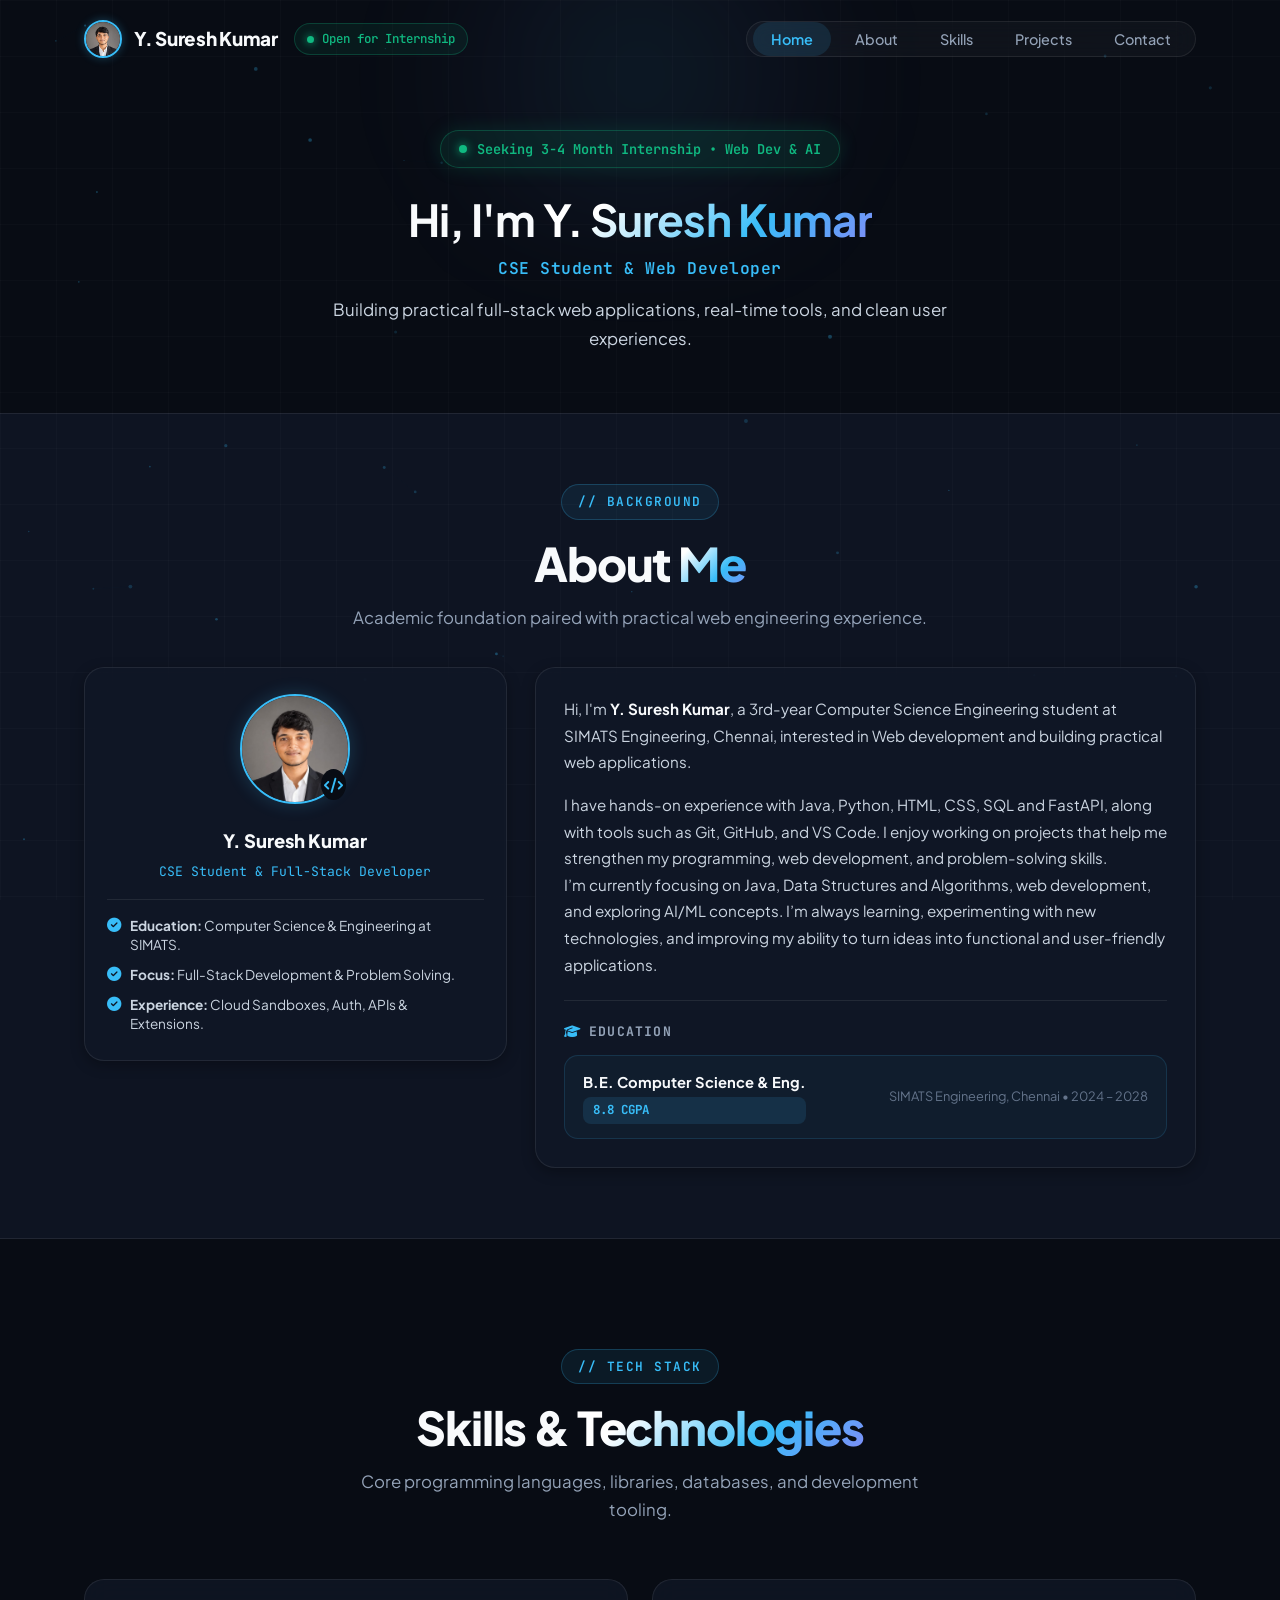
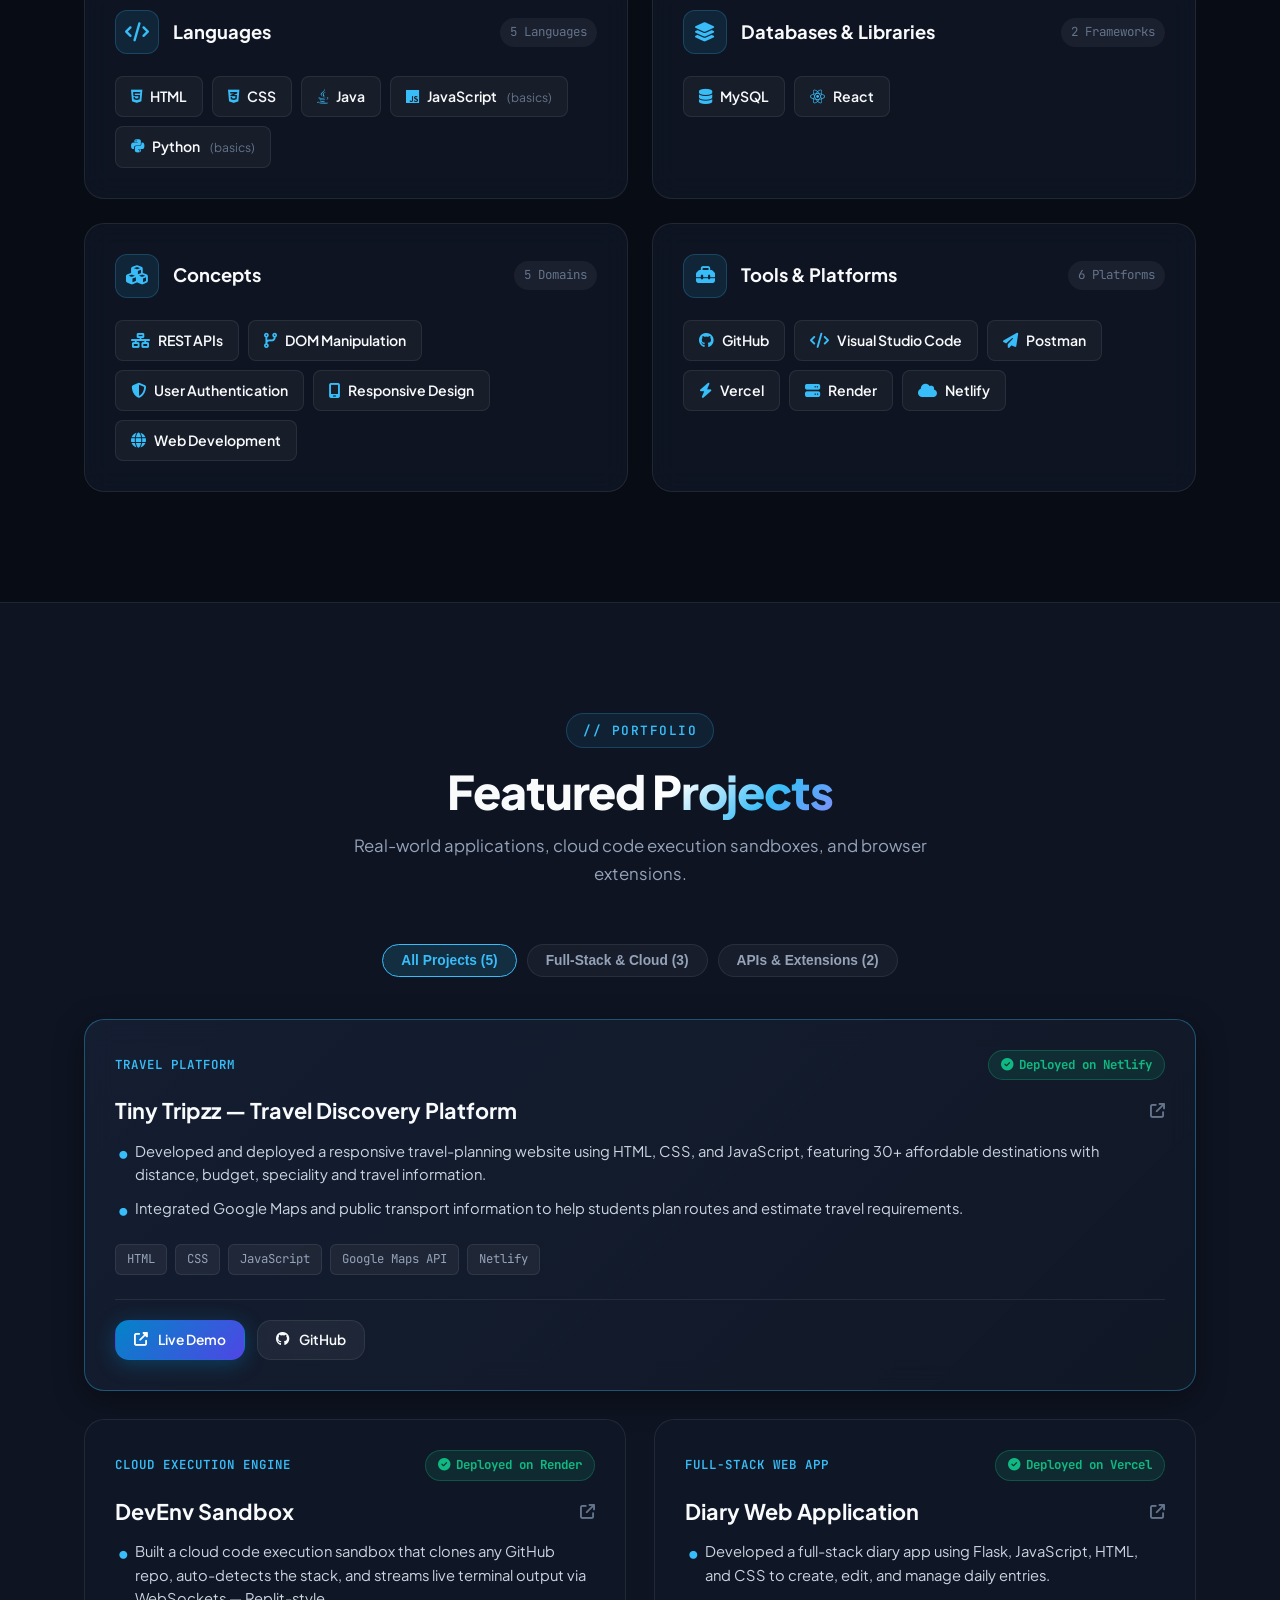
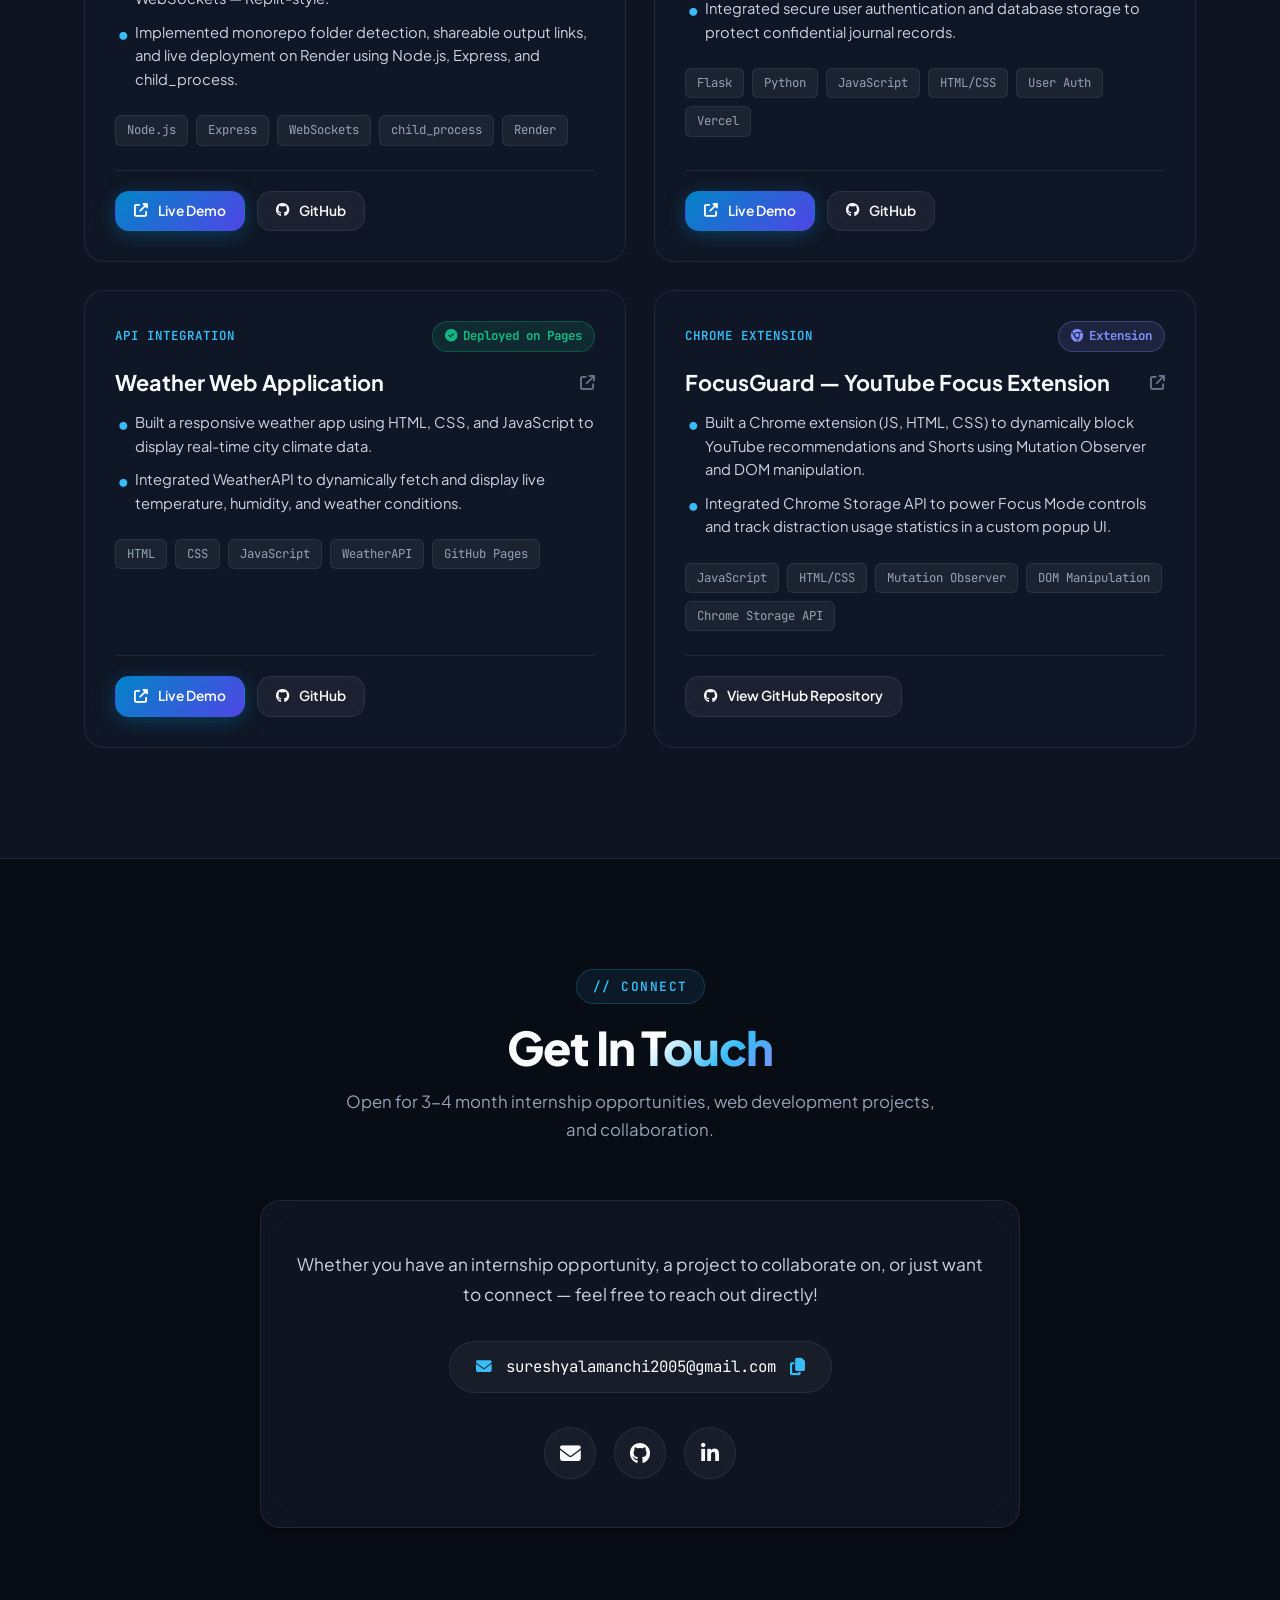
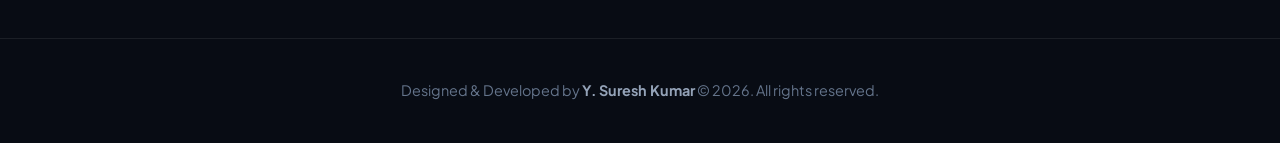
<file: index.html>
<!DOCTYPE html>
<html lang="en" class="dark">

<head>
  <meta charset="UTF-8" />
  <meta name="viewport" content="width=device-width, initial-scale=1.0" />
  <title>Y. Suresh Kumar | CSE Student & Full-Stack Developer</title>
  <meta name="description"
    content="Portfolio of Y. Suresh Kumar — 3rd Year CSE Student at SIMATS Engineering (CGPA 8.8). Developer specializing in full-stack web platforms, cloud sandboxes, and browser extensions." />
  <meta name="keywords"
    content="Y. Suresh Kumar, Suresh Kumar, Portfolio, CSE Student, SIMATS Engineering, Tiny Tripzz, DevEnv Sandbox, FocusGuard, Full Stack Developer, Web Development" />

  <!-- Open Graph / Social Media -->
  <meta property="og:type" content="website" />
  <meta property="og:title" content="Y. Suresh Kumar | CSE Student & Web Developer" />
  <meta property="og:description"
    content="Building real-world web platforms, cloud runtimes, and full-stack solutions." />
  <meta property="og:image" content="Im2.jpeg" />

  <!-- Fonts & Font Awesome Icons -->
  <link rel="preconnect" href="https://fonts.googleapis.com" />
  <link rel="preconnect" href="https://fonts.gstatic.com" crossorigin />
  <link
    href="https://fonts.googleapis.com/css2?family=Plus+Jakarta+Sans:wght@300;400;500;600;700;800&family=JetBrains+Mono:wght@400;500;600;700&display=swap"
    rel="stylesheet" />
  <link rel="stylesheet" href="https://cdnjs.cloudflare.com/ajax/libs/font-awesome/6.5.1/css/all.min.css" />

  <link rel="stylesheet" href="port.css" />
</head>

<body>

  <!-- Tech Grid Background Pattern & Dynamic Canvas -->
  <div class="bg-grid-pattern"></div>
  <canvas id="particles-canvas"></canvas>

  <!-- ==========================================================================
       HEADER / NAVBAR
       ========================================================================== -->
  <header class="navbar" id="navbar">
    <div class="container nav-container">
      <div class="nav-left">
        <a href="#hero" class="brand-logo">
          <img src="Im2.jpeg" alt="Y. Suresh Kumar" class="brand-avatar-circle" />
          <span class="brand-text">Y. Suresh Kumar</span>
        </a>
        <div class="nav-status-badge">
          <span class="status-pulse-dot"></span>
          <span>Open for Internship</span>
        </div>
      </div>

      <button class="mobile-toggle" id="mobile-toggle" aria-label="Toggle navigation">
        <i class="fas fa-bars"></i>
      </button>

      <ul class="nav-menu" id="nav-menu">
        <li><a href="#hero" class="nav-link active">Home</a></li>
        <li><a href="#about" class="nav-link">About</a></li>
        <li><a href="#skills" class="nav-link">Skills</a></li>
        <li><a href="#projects" class="nav-link">Projects</a></li>
        <li><a href="#contact" class="nav-link">Contact</a></li>
      </ul>
    </div>
  </header>

  <!-- ==========================================================================
       HERO SECTION
       ========================================================================== -->
  <section id="hero" class="hero-section">
    <div class="hero-ambient-glow"></div>
    <div class="container hero-container">
      <div class="hero-badge-row">
        <div class="status-pill">
          <span class="pulse-dot"></span>
          <span>Seeking 3-4 Month Internship &bull; Web Dev &amp; AI</span>
        </div>
      </div>

      <h1 class="hero-headline">
        Hi, I'm <span class="accent-text">Y. Suresh Kumar</span>
      </h1>
      <p class="hero-role">CSE Student &amp; Web Developer</p>

      <p class="hero-description">
        Building practical full-stack web applications, real-time tools, and clean user experiences.
      </p>

    </div>
  </section>

  <!-- ==========================================================================
       ABOUT ME & ACADEMICS SECTION
       ========================================================================== -->
  <section id="about" class="section-padding">
    <div class="container">
      <div class="section-header">
        <div class="section-badge">// Background</div>
        <h2 class="section-title">About <span class="accent-text">Me</span></h2>
        <p class="section-subtitle">Academic foundation paired with practical web engineering experience.</p>
      </div>

      <div class="about-grid">
        <!-- Visual Profile Card -->
        <div class="about-card-visual">
          <div class="avatar-wrapper">
            <img src="Im2.jpeg" alt="Y. Suresh Kumar" class="about-circular-avatar" />
            <div class="avatar-badge"><i class="fas fa-code"></i></div>
          </div>
          <h3 class="about-card-title">Y. Suresh Kumar</h3>
          <p class="about-card-sub">CSE Student &amp; Full-Stack Developer</p>

          <ul class="about-highlights-list">
            <li class="about-highlight-item">
              <i class="fas fa-check-circle"></i>
              <span><strong>Education:</strong> Computer Science &amp; Engineering at SIMATS.</span>
            </li>
            <li class="about-highlight-item">
              <i class="fas fa-check-circle"></i>
              <span><strong>Focus:</strong> Full-Stack Development &amp; Problem Solving.</span>
            </li>
            <li class="about-highlight-item">
              <i class="fas fa-check-circle"></i>
              <span><strong>Experience:</strong> Cloud Sandboxes, Auth, APIs &amp; Extensions.</span>
            </li>
          </ul>
        </div>

        <!-- Bio & Credentials Card -->
        <div class="about-bio-card">
          <!-- Text Bio (Preserved untouched) -->
          <div class="about-bio">
            <p class="about-bio-text">
              Hi, I'm <strong>Y. Suresh Kumar</strong>, a 3rd-year Computer Science Engineering student at SIMATS
              Engineering, Chennai,
              interested in Web development and building practical web applications.
            </p>
            <p class="about-bio-text">
              I have hands-on experience with Java, Python, HTML, CSS, SQL and FastAPI, along with
              tools such as Git, GitHub, and VS Code.
              I enjoy working on projects that help me strengthen my programming, web development, and problem-solving
              skills. <br>

              I’m currently focusing on Java, Data Structures and Algorithms, web development, and exploring AI/ML
              concepts.
              I’m always learning, experimenting with new technologies, and improving my ability to turn ideas into
              functional and user-friendly applications.
            </p>
          </div>

          <!-- Academic Credentials (from Resume) -->
          <div class="credentials-block">
            <h4 class="credentials-heading">
              <i class="fas fa-graduation-cap"></i> Education
            </h4>

            <div class="credentials-grid">
              <!-- Degree 1 -->
              <div class="credential-card">
                <div class="credential-header">
                  <span class="credential-title">B.E. Computer Science &amp; Eng.</span>
                  <span class="credential-score">8.8 CGPA</span>
                </div>
                <div class="credential-meta">SIMATS Engineering, Chennai &bull; 2024 &ndash; 2028</div>
              </div>

            </div>
          </div>
        </div>
      </div>

    </div>
  </section>

  <!-- ==========================================================================
       SKILLS & TECHNOLOGIES
       ========================================================================== -->
  <section id="skills" class="section-padding">
    <div class="container">
      <div class="section-header">
        <div class="section-badge">// Tech Stack</div>
        <h2 class="section-title">Skills &amp; <span class="accent-text">Technologies</span></h2>
        <p class="section-subtitle">Core programming languages, libraries, databases, and development tooling.</p>
      </div>

      <div class="skills-grid">
        <!-- Category 1: Languages -->
        <div class="skill-category-card">
          <div class="skill-cat-header">
            <div class="skill-cat-left">
              <div class="cat-icon-circle"><i class="fas fa-code"></i></div>
              <h3>Languages</h3>
            </div>
            <span class="skill-count-badge">5 Languages</span>
          </div>
          <div class="skill-tags">
            <span class="skill-chip"><i class="fab fa-html5"></i> HTML</span>
            <span class="skill-chip"><i class="fab fa-css3-alt"></i> CSS</span>
            <span class="skill-chip"><i class="fab fa-java"></i> Java</span>
            <span class="skill-chip"><i class="fab fa-js"></i> JavaScript <span class="skill-level">(basics)</span></span>
            <span class="skill-chip"><i class="fab fa-python"></i> Python <span class="skill-level">(basics)</span></span>
          </div>
        </div>

        <!-- Category 2: Databases & Libraries -->
        <div class="skill-category-card">
          <div class="skill-cat-header">
            <div class="skill-cat-left">
              <div class="cat-icon-circle"><i class="fas fa-layer-group"></i></div>
              <h3>Databases &amp; Libraries</h3>
            </div>
            <span class="skill-count-badge">2 Frameworks</span>
          </div>
          <div class="skill-tags">
            <span class="skill-chip"><i class="fas fa-database"></i> MySQL</span>
            <span class="skill-chip"><i class="fab fa-react"></i> React</span>
          </div>
        </div>

        <!-- Category 3: Concepts -->
        <div class="skill-category-card">
          <div class="skill-cat-header">
            <div class="skill-cat-left">
              <div class="cat-icon-circle"><i class="fas fa-cubes"></i></div>
              <h3>Concepts</h3>
            </div>
            <span class="skill-count-badge">5 Domains</span>
          </div>
          <div class="skill-tags">
            <span class="skill-chip"><i class="fas fa-network-wired"></i> REST APIs</span>
            <span class="skill-chip"><i class="fas fa-code-branch"></i> DOM Manipulation</span>
            <span class="skill-chip"><i class="fas fa-shield-halved"></i> User Authentication</span>
            <span class="skill-chip"><i class="fas fa-mobile-screen"></i> Responsive Design</span>
            <span class="skill-chip"><i class="fas fa-globe"></i> Web Development</span>
          </div>
        </div>

        <!-- Category 4: Tools & Platforms -->
        <div class="skill-category-card">
          <div class="skill-cat-header">
            <div class="skill-cat-left">
              <div class="cat-icon-circle"><i class="fas fa-toolbox"></i></div>
              <h3>Tools &amp; Platforms</h3>
            </div>
            <span class="skill-count-badge">6 Platforms</span>
          </div>
          <div class="skill-tags">
            <span class="skill-chip"><i class="fab fa-github"></i> GitHub</span>
            <span class="skill-chip"><i class="fas fa-code"></i> Visual Studio Code</span>
            <span class="skill-chip"><i class="fas fa-paper-plane"></i> Postman</span>
            <span class="skill-chip"><i class="fas fa-bolt"></i> Vercel</span>
            <span class="skill-chip"><i class="fas fa-server"></i> Render</span>
            <span class="skill-chip"><i class="fas fa-cloud"></i> Netlify</span>
          </div>
        </div>
      </div>

    </div>
  </section>

  <!-- ==========================================================================
       PROJECTS SECTION
       ========================================================================== -->
  <section id="projects" class="section-padding">
    <div class="container">
      <div class="section-header">
        <div class="section-badge">// Portfolio</div>
        <h2 class="section-title">Featured <span class="accent-text">Projects</span></h2>
        <p class="section-subtitle">Real-world applications, cloud code execution sandboxes, and browser extensions.</p>
      </div>

      <!-- Quick Interactive Filter Pills -->
      <div class="projects-filter-bar">
        <button class="filter-btn active" data-filter="all">All Projects (5)</button>
        <button class="filter-btn" data-filter="fullstack">Full-Stack &amp; Cloud (3)</button>
        <button class="filter-btn" data-filter="tools">APIs &amp; Extensions (2)</button>
      </div>

      <div class="projects-grid">

        <!-- FEATURED PROJECT: Tiny Tripzz (Full-Stack) -->
        <div class="project-card featured-card" data-category="fullstack">
          <div>
            <div class="project-card-header">
              <span class="project-category-badge">Travel Platform</span>
              <span class="project-status-pill deployed"><i class="fas fa-circle-check"></i> Deployed on Netlify</span>
            </div>

            <h3 class="project-title">
              Tiny Tripzz &mdash; Travel Discovery Platform
              <i class="fas fa-arrow-up-right-from-square title-arrow"></i>
            </h3>

            <ul class="project-bullets">
              <li>Developed and deployed a responsive travel-planning website using HTML, CSS, and JavaScript, featuring 30+ affordable destinations with distance, budget, speciality and travel information.</li>
              <li>Integrated Google Maps and public transport information to help students plan routes and estimate travel requirements.</li>
            </ul>

            <div class="project-tech-stack">
              <span class="tech-pill">HTML</span>
              <span class="tech-pill">CSS</span>
              <span class="tech-pill">JavaScript</span>
              <span class="tech-pill">Google Maps API</span>
              <span class="tech-pill">Netlify</span>
            </div>
          </div>

          <div class="project-actions">
            <a href="https://tinytripzz.netlify.app/" target="_blank" rel="noopener noreferrer"
              class="btn btn-primary btn-sm">
              <i class="fas fa-external-link-alt"></i> Live Demo
            </a>
            <a href="https://github.com/suresh703143" target="_blank" rel="noopener noreferrer"
              class="btn btn-secondary btn-sm">
              <i class="fab fa-github"></i> GitHub
            </a>
          </div>
        </div>

        <!-- PROJECT 2: DevEnv Sandbox (Full-Stack / Cloud) -->
        <div class="project-card" data-category="fullstack">
          <div>
            <div class="project-card-header">
              <span class="project-category-badge">Cloud Execution Engine</span>
              <span class="project-status-pill deployed"><i class="fas fa-circle-check"></i> Deployed on Render</span>
            </div>

            <h3 class="project-title">
              DevEnv Sandbox
              <i class="fas fa-arrow-up-right-from-square title-arrow"></i>
            </h3>

            <ul class="project-bullets">
              <li>Built a cloud code execution sandbox that clones any GitHub repo, auto-detects the stack, and streams live terminal output via WebSockets &mdash; Replit-style.</li>
              <li>Implemented monorepo folder detection, shareable output links, and live deployment on Render using Node.js, Express, and child_process.</li>
            </ul>

            <div class="project-tech-stack">
              <span class="tech-pill">Node.js</span>
              <span class="tech-pill">Express</span>
              <span class="tech-pill">WebSockets</span>
              <span class="tech-pill">child_process</span>
              <span class="tech-pill">Render</span>
            </div>
          </div>

          <div class="project-actions">
            <a href="https://devenv-sandbox.onrender.com/" target="_blank" rel="noopener noreferrer"
              class="btn btn-primary btn-sm">
              <i class="fas fa-external-link-alt"></i> Live Demo
            </a>
            <a href="https://github.com/suresh703143/DevEnv-sandbox" target="_blank" rel="noopener noreferrer"
              class="btn btn-secondary btn-sm">
              <i class="fab fa-github"></i> GitHub
            </a>
          </div>
        </div>

        <!-- PROJECT 3: Diary Web Application (Full-Stack) -->
        <div class="project-card" data-category="fullstack">
          <div>
            <div class="project-card-header">
              <span class="project-category-badge">Full-Stack Web App</span>
              <span class="project-status-pill deployed"><i class="fas fa-circle-check"></i> Deployed on Vercel</span>
            </div>

            <h3 class="project-title">
              Diary Web Application
              <i class="fas fa-arrow-up-right-from-square title-arrow"></i>
            </h3>

            <ul class="project-bullets">
              <li>Developed a full-stack diary app using Flask, JavaScript, HTML, and CSS to create, edit, and manage daily entries.</li>
              <li>Integrated secure user authentication and database storage to protect confidential journal records.</li>
            </ul>

            <div class="project-tech-stack">
              <span class="tech-pill">Flask</span>
              <span class="tech-pill">Python</span>
              <span class="tech-pill">JavaScript</span>
              <span class="tech-pill">HTML/CSS</span>
              <span class="tech-pill">User Auth</span>
              <span class="tech-pill">Vercel</span>
            </div>
          </div>

          <div class="project-actions">
            <a href="https://my-diary-project-mu.vercel.app/" target="_blank" rel="noopener noreferrer"
              class="btn btn-primary btn-sm">
              <i class="fas fa-external-link-alt"></i> Live Demo
            </a>
            <a href="https://github.com/suresh703143/my-diary-project.git" target="_blank" rel="noopener noreferrer"
              class="btn btn-secondary btn-sm">
              <i class="fab fa-github"></i> GitHub
            </a>
          </div>
        </div>

        <!-- PROJECT 4: Weather Web Application (API / Tools) -->
        <div class="project-card" data-category="tools">
          <div>
            <div class="project-card-header">
              <span class="project-category-badge">API Integration</span>
              <span class="project-status-pill deployed"><i class="fas fa-circle-check"></i> Deployed on Pages</span>
            </div>

            <h3 class="project-title">
              Weather Web Application
              <i class="fas fa-arrow-up-right-from-square title-arrow"></i>
            </h3>

            <ul class="project-bullets">
              <li>Built a responsive weather app using HTML, CSS, and JavaScript to display real-time city climate data.</li>
              <li>Integrated WeatherAPI to dynamically fetch and display live temperature, humidity, and weather conditions.</li>
            </ul>

            <div class="project-tech-stack">
              <span class="tech-pill">HTML</span>
              <span class="tech-pill">CSS</span>
              <span class="tech-pill">JavaScript</span>
              <span class="tech-pill">WeatherAPI</span>
              <span class="tech-pill">GitHub Pages</span>
            </div>
          </div>

          <div class="project-actions">
            <a href="https://suresh703143.github.io/weather-app/" target="_blank" rel="noopener noreferrer"
              class="btn btn-primary btn-sm">
              <i class="fas fa-external-link-alt"></i> Live Demo
            </a>
            <a href="https://github.com/suresh703143/weather-app.git" target="_blank" rel="noopener noreferrer"
              class="btn btn-secondary btn-sm">
              <i class="fab fa-github"></i> GitHub
            </a>
          </div>
        </div>

        <!-- PROJECT 5: Chrome Extension (Extension / Tools) -->
        <div class="project-card" data-category="tools">
          <div>
            <div class="project-card-header">
              <span class="project-category-badge">Chrome Extension</span>
              <span class="project-status-pill extension"><i class="fab fa-chrome"></i> Extension</span>
            </div>

            <h3 class="project-title">
              FocusGuard &mdash; YouTube Focus Extension
              <i class="fas fa-arrow-up-right-from-square title-arrow"></i>
            </h3>

            <ul class="project-bullets">
              <li>Built a Chrome extension (JS, HTML, CSS) to dynamically block YouTube recommendations and Shorts using Mutation Observer and DOM manipulation.</li>
              <li>Integrated Chrome Storage API to power Focus Mode controls and track distraction usage statistics in a custom popup UI.</li>
            </ul>

            <div class="project-tech-stack">
              <span class="tech-pill">JavaScript</span>
              <span class="tech-pill">HTML/CSS</span>
              <span class="tech-pill">Mutation Observer</span>
              <span class="tech-pill">DOM Manipulation</span>
              <span class="tech-pill">Chrome Storage API</span>
            </div>
          </div>

          <div class="project-actions">
            <a href="https://github.com/suresh703143/FocusGuard-Extension" target="_blank" rel="noopener noreferrer"
              class="btn btn-secondary btn-sm">
              <i class="fab fa-github"></i> View GitHub Repository
            </a>
          </div>
        </div>

      </div>
    </div>
  </section>

  <!-- ==========================================================================
       CONTACT SECTION
       ========================================================================== -->
  <section id="contact" class="section-padding">
    <div class="container">
      <div class="section-header">
        <div class="section-badge">// Connect</div>
        <h2 class="section-title">Get In <span class="accent-text">Touch</span></h2>
        <p class="section-subtitle">Open for 3-4 month internship opportunities, web development projects, and collaboration.</p>
      </div>

      <div class="contact-card-box">
        <p class="contact-text">
          Whether you have an internship opportunity, a project to collaborate on, or just want to connect &mdash; feel free to reach out directly!
        </p>

        <div class="email-display-box">
          <i class="fas fa-envelope" style="color:var(--accent-sky);"></i>
          <span id="email-address">sureshyalamanchi2005@gmail.com</span>
          <button class="copy-btn" id="copy-email-btn" title="Copy Email to Clipboard">
            <i class="fas fa-copy"></i>
          </button>
        </div>

        <div class="social-links-row">
          <a href="mailto:sureshyalamanchi2005@gmail.com" class="social-icon-btn" title="Send Email">
            <i class="fas fa-envelope"></i>
          </a>
          <a href="https://github.com/suresh703143" target="_blank" rel="noopener noreferrer" class="social-icon-btn"
            title="GitHub Profile">
            <i class="fab fa-github"></i>
          </a>
          <a href="https://www.linkedin.com/in/suresh-kumar-yalamanchi" target="_blank" rel="noopener noreferrer"
            class="social-icon-btn" title="LinkedIn Profile">
            <i class="fab fa-linkedin-in"></i>
          </a>
        </div>
      </div>

    </div>
  </section>

  <!-- ==========================================================================
       FOOTER
       ========================================================================== -->
  <footer class="footer">
    <div class="container">
      <p>
        Designed &amp; Developed by <strong>Y. Suresh Kumar</strong> &copy; 2026. All rights reserved.
      </p>
    </div>
  </footer>

  <!-- Toast Notification element -->
  <div class="toast-notice" id="toast-notice">
    <i class="fas fa-circle-check" style="color:var(--accent-teal);"></i>
    <span>Email copied to clipboard!</span>
  </div>

  <!-- ==========================================================================
       JAVASCRIPT SCRIPTS
       ========================================================================== -->
  <script>
    // ── Particle Canvas Background Animation ────────────────────────────
    (function () {
      const canvas = document.getElementById('particles-canvas');
      const ctx = canvas.getContext('2d');
      let particles = [];
      const particleCount = 42;

      function resizeCanvas() {
        canvas.width = window.innerWidth;
        canvas.height = window.innerHeight;
      }
      resizeCanvas();
      window.addEventListener('resize', resizeCanvas);

      class Particle {
        constructor() { this.reset(); }
        reset() {
          this.x = Math.random() * canvas.width;
          this.y = Math.random() * canvas.height;
          this.radius = Math.random() * 1.4 + 0.6;
          this.vx = (Math.random() - 0.5) * 0.35;
          this.vy = (Math.random() - 0.5) * 0.35;
          this.alpha = Math.random() * 0.45 + 0.15;
        }
        update() {
          this.x += this.vx;
          this.y += this.vy;
          if (this.x < 0 || this.x > canvas.width || this.y < 0 || this.y > canvas.height) {
            this.reset();
          }
        }
        draw() {
          ctx.beginPath();
          ctx.arc(this.x, this.y, this.radius, 0, Math.PI * 2);
          ctx.fillStyle = `rgba(56, 189, 248, ${this.alpha})`;
          ctx.fill();
        }
      }

      for (let i = 0; i < particleCount; i++) {
        particles.push(new Particle());
      }

      function connectParticles() {
        for (let i = 0; i < particles.length; i++) {
          for (let j = i + 1; j < particles.length; j++) {
            const dx = particles[i].x - particles[j].x;
            const dy = particles[i].y - particles[j].y;
            const dist = Math.sqrt(dx * dx + dy * dy);
            if (dist < 105) {
              ctx.beginPath();
              ctx.moveTo(particles[i].x, particles[i].y);
              ctx.lineTo(particles[j].x, particles[j].y);
              ctx.strokeStyle = `rgba(56, 189, 248, ${0.07 * (1 - dist / 105)})`;
              ctx.lineWidth = 0.6;
              ctx.stroke();
            }
          }
        }
      }

      function animate() {
        ctx.clearRect(0, 0, canvas.width, canvas.height);
        particles.forEach(p => {
          p.update();
          p.draw();
        });
        connectParticles();
        requestAnimationFrame(animate);
      }
      animate();
    })();


    // ── Navbar Scroll & Active Highlight ────────────────────────────────
    const navbar = document.getElementById('navbar');
    const sections = document.querySelectorAll('section[id]');
    const navLinks = document.querySelectorAll('.nav-link');

    window.addEventListener('scroll', () => {
      if (window.scrollY > 40) {
        navbar.classList.add('scrolled');
      } else {
        navbar.classList.remove('scrolled');
      }

      let currentSectionId = '';
      sections.forEach(section => {
        const sectionTop = section.offsetTop - 140;
        const sectionHeight = section.offsetHeight;
        if (window.scrollY >= sectionTop && window.scrollY < sectionTop + sectionHeight) {
          currentSectionId = section.getAttribute('id');
        }
      });

      navLinks.forEach(link => {
        link.classList.remove('active');
        if (link.getAttribute('href') === `#${currentSectionId}`) {
          link.classList.add('active');
        }
      });
    });

    // ── Mobile Menu Toggle ──────────────────────────────────────────────
    const mobileToggle = document.getElementById('mobile-toggle');
    const navMenu = document.getElementById('nav-menu');

    mobileToggle.addEventListener('click', () => {
      navMenu.classList.toggle('active');
      const icon = mobileToggle.querySelector('i');
      if (navMenu.classList.contains('active')) {
        icon.className = 'fas fa-times';
      } else {
        icon.className = 'fas fa-bars';
      }
    });

    navMenu.querySelectorAll('a').forEach(link => {
      link.addEventListener('click', () => {
        navMenu.classList.remove('active');
        mobileToggle.querySelector('i').className = 'fas fa-bars';
      });
    });

    // ── Project Category Filter ─────────────────────────────────────────
    const filterButtons = document.querySelectorAll('.filter-btn');
    const projectCards = document.querySelectorAll('.project-card');

    filterButtons.forEach(btn => {
      btn.addEventListener('click', () => {
        filterButtons.forEach(b => b.classList.remove('active'));
        btn.classList.add('active');

        const filterValue = btn.getAttribute('data-filter');

        projectCards.forEach(card => {
          if (filterValue === 'all') {
            card.classList.remove('hidden');
          } else {
            const cardCategory = card.getAttribute('data-category');
            if (cardCategory === filterValue) {
              card.classList.remove('hidden');
            } else {
              card.classList.add('hidden');
            }
          }
        });
      });
    });

    // ── Copy Email Feature with Toast ───────────────────────────────────
    const copyBtn = document.getElementById('copy-email-btn');
    const emailText = document.getElementById('email-address').textContent;
    const toast = document.getElementById('toast-notice');

    copyBtn.addEventListener('click', () => {
      navigator.clipboard.writeText(emailText).then(() => {
        copyBtn.innerHTML = '<i class="fas fa-check" style="color: var(--accent-teal);"></i>';
        toast.classList.add('show');
        setTimeout(() => {
          copyBtn.innerHTML = '<i class="fas fa-copy"></i>';
          toast.classList.remove('show');
        }, 2400);
      }).catch(err => {
        console.error('Failed to copy email:', err);
      });
    });
  </script>
</body>

</html>
</file>
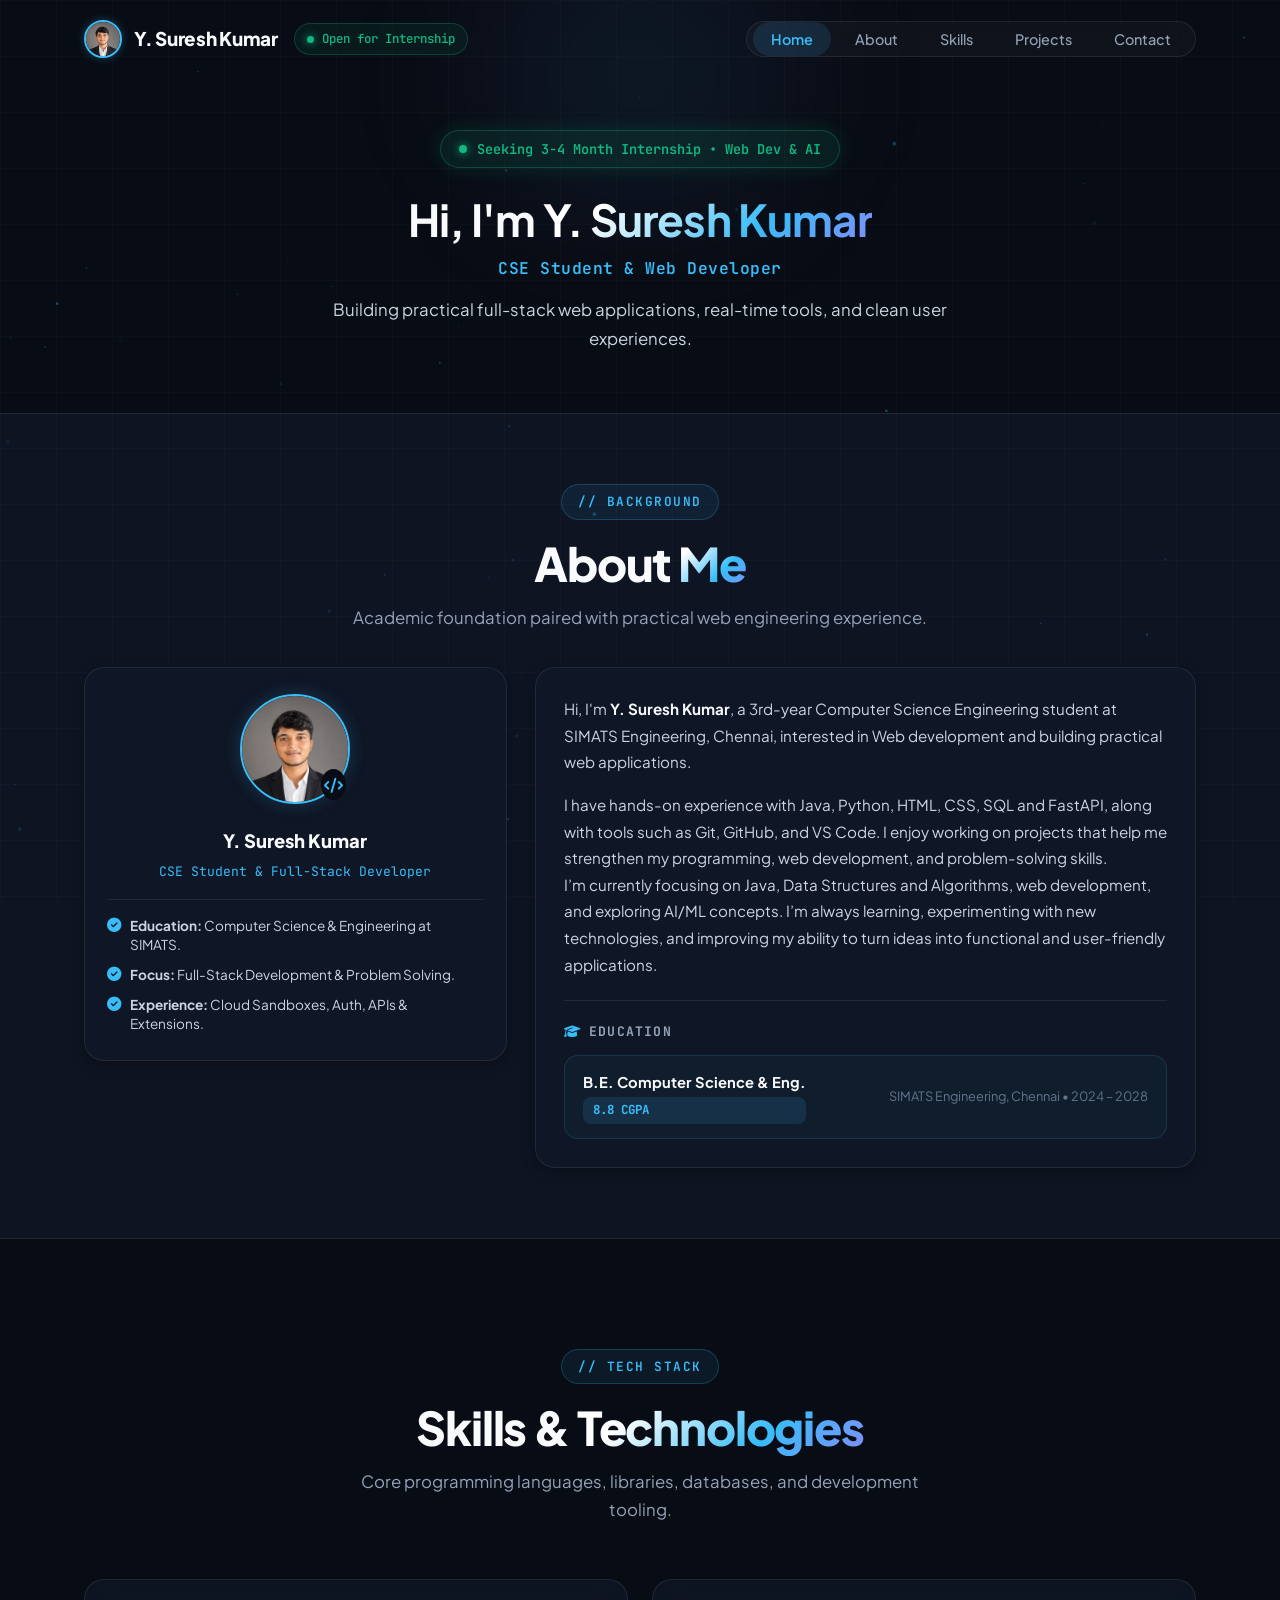
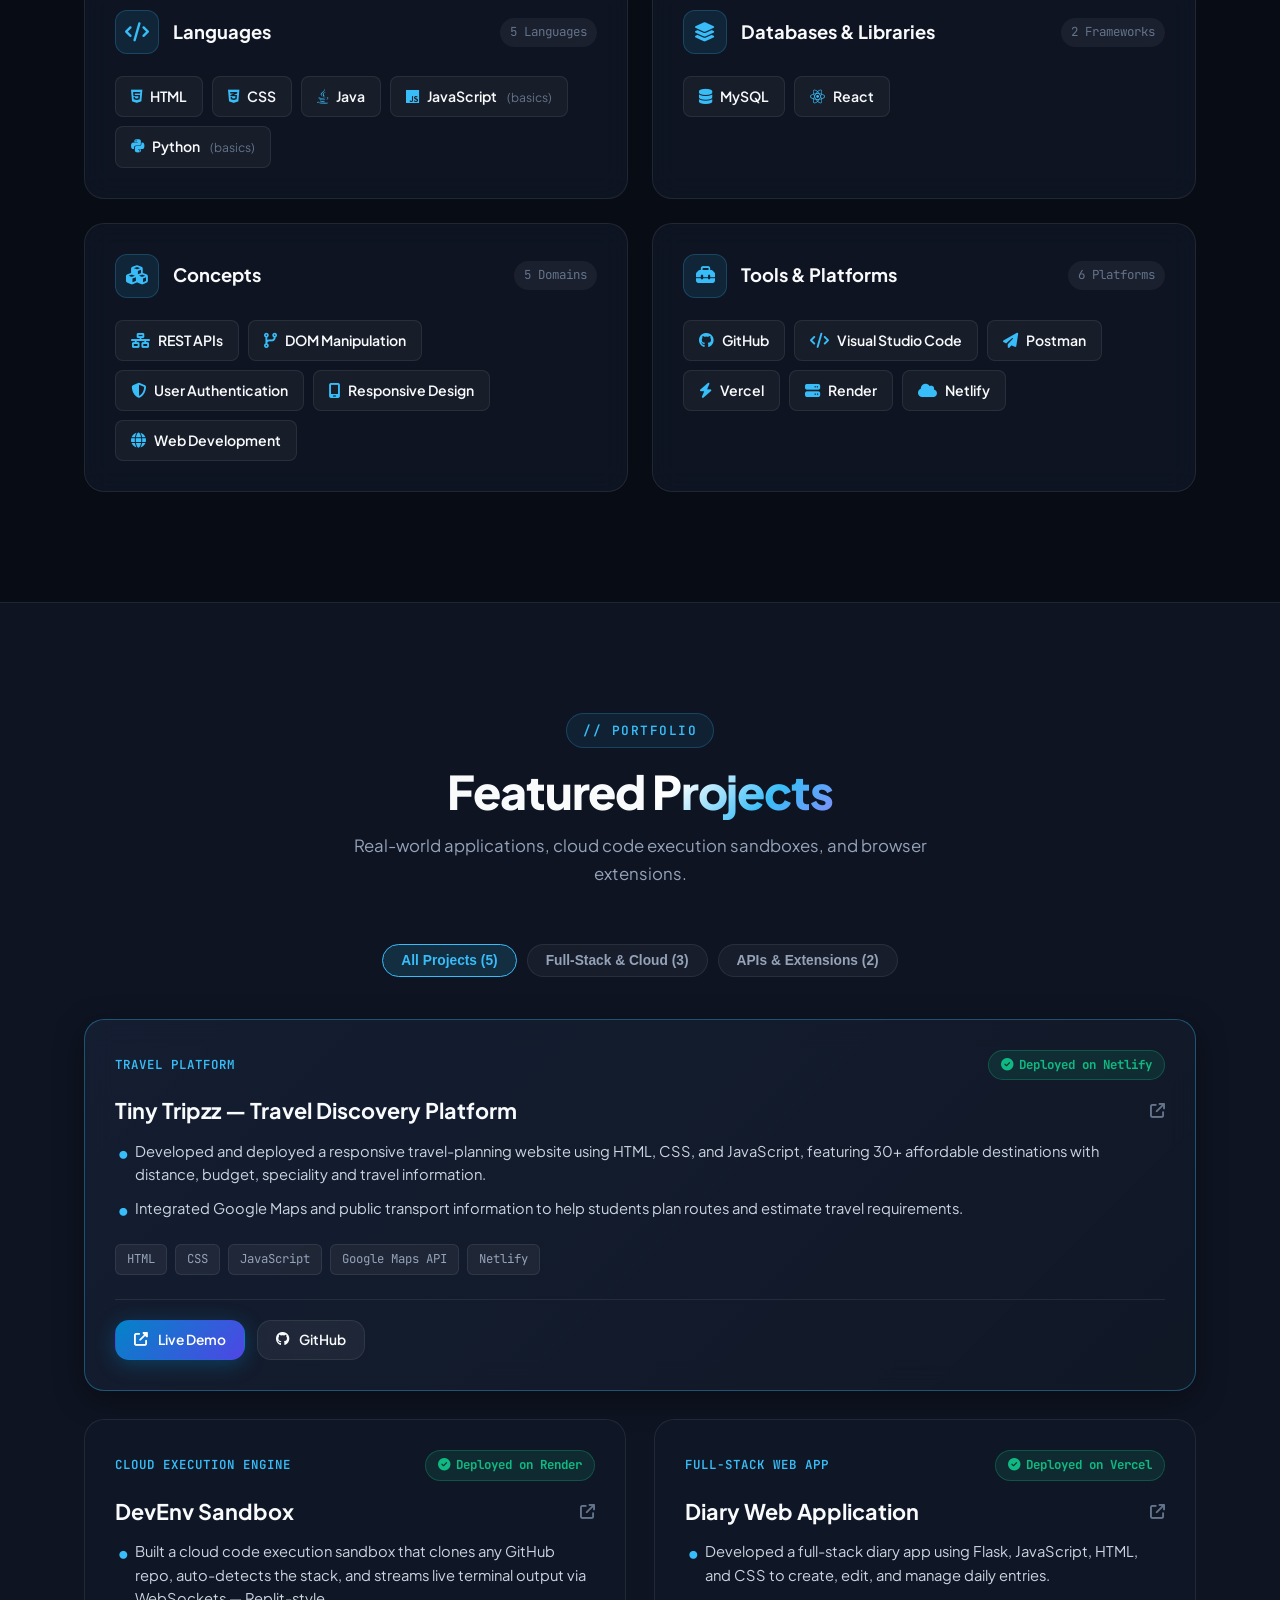
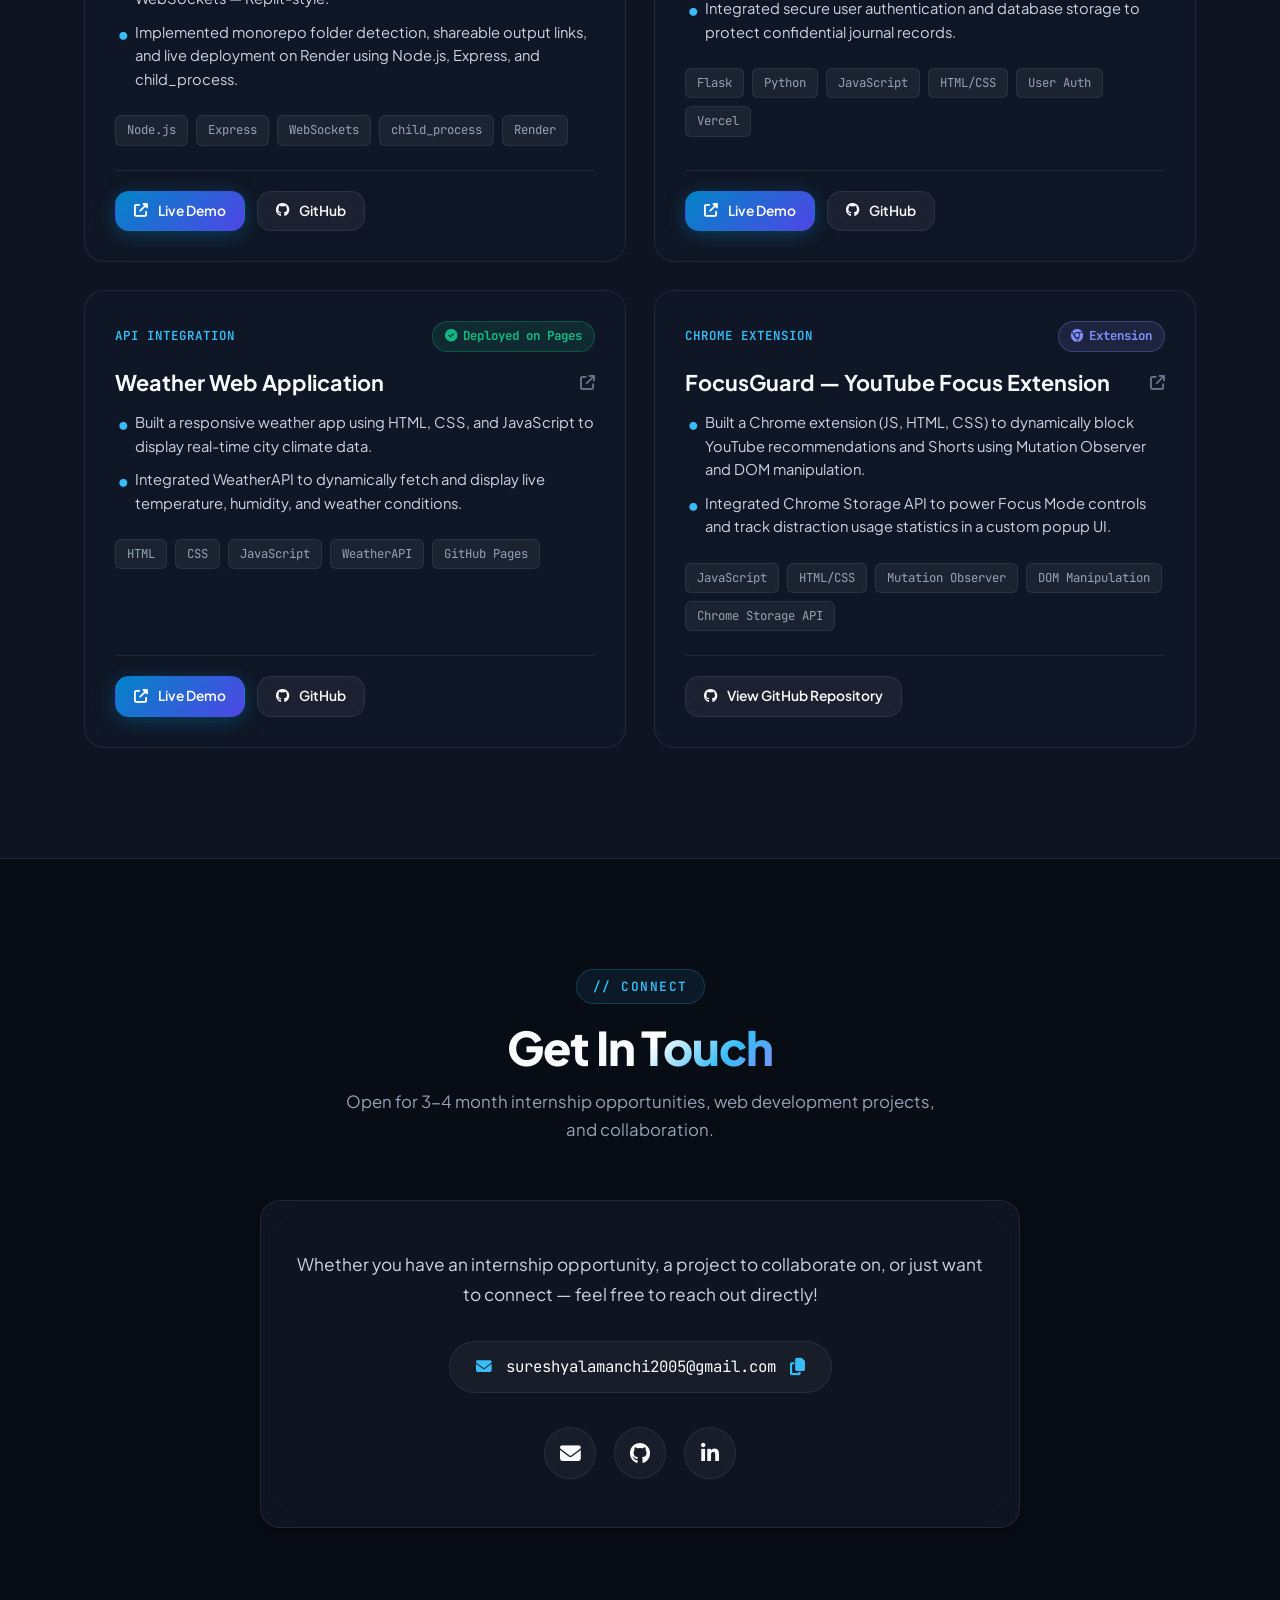
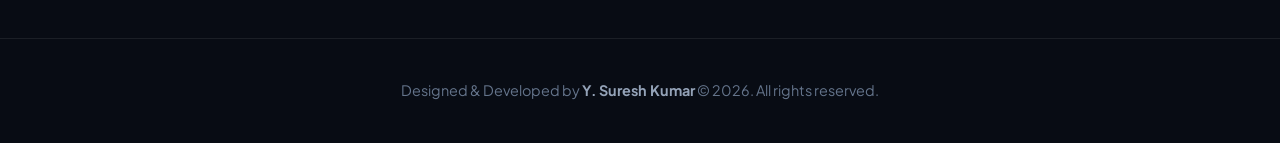
<file: port.html>
<!DOCTYPE html>
<html lang="en" class="dark">

<head>
  <meta charset="UTF-8" />
  <meta name="viewport" content="width=device-width, initial-scale=1.0" />
  <title>Y. Suresh Kumar | CSE Student & Full-Stack Developer</title>
  <meta name="description"
    content="Portfolio of Y. Suresh Kumar — 3rd Year CSE Student at SIMATS Engineering (CGPA 8.8). Developer specializing in full-stack web platforms, cloud sandboxes, and browser extensions." />
  <meta name="keywords"
    content="Y. Suresh Kumar, Suresh Kumar, Portfolio, CSE Student, SIMATS Engineering, Tiny Tripzz, DevEnv Sandbox, FocusGuard, Full Stack Developer, Web Development" />

  <!-- Open Graph / Social Media -->
  <meta property="og:type" content="website" />
  <meta property="og:title" content="Y. Suresh Kumar | CSE Student & Web Developer" />
  <meta property="og:description"
    content="Building real-world web platforms, cloud runtimes, and full-stack solutions." />
  <meta property="og:image" content="Im2.jpeg" />

  <!-- Fonts & Font Awesome Icons -->
  <link rel="preconnect" href="https://fonts.googleapis.com" />
  <link rel="preconnect" href="https://fonts.gstatic.com" crossorigin />
  <link
    href="https://fonts.googleapis.com/css2?family=Plus+Jakarta+Sans:wght@300;400;500;600;700;800&family=JetBrains+Mono:wght@400;500;600;700&display=swap"
    rel="stylesheet" />
  <link rel="stylesheet" href="https://cdnjs.cloudflare.com/ajax/libs/font-awesome/6.5.1/css/all.min.css" />

  <link rel="stylesheet" href="port.css" />
</head>

<body>

  <!-- Tech Grid Background Pattern & Dynamic Canvas -->
  <div class="bg-grid-pattern"></div>
  <canvas id="particles-canvas"></canvas>

  <!-- ==========================================================================
       HEADER / NAVBAR
       ========================================================================== -->
  <header class="navbar" id="navbar">
    <div class="container nav-container">
      <div class="nav-left">
        <a href="#hero" class="brand-logo">
          <img src="Im2.jpeg" alt="Y. Suresh Kumar" class="brand-avatar-circle" />
          <span class="brand-text">Y. Suresh Kumar</span>
        </a>
        <div class="nav-status-badge">
          <span class="status-pulse-dot"></span>
          <span>Open for Internship</span>
        </div>
      </div>

      <button class="mobile-toggle" id="mobile-toggle" aria-label="Toggle navigation">
        <i class="fas fa-bars"></i>
      </button>

      <ul class="nav-menu" id="nav-menu">
        <li><a href="#hero" class="nav-link active">Home</a></li>
        <li><a href="#about" class="nav-link">About</a></li>
        <li><a href="#skills" class="nav-link">Skills</a></li>
        <li><a href="#projects" class="nav-link">Projects</a></li>
        <li><a href="#contact" class="nav-link">Contact</a></li>
      </ul>
    </div>
  </header>

  <!-- ==========================================================================
       HERO SECTION
       ========================================================================== -->
  <section id="hero" class="hero-section">
    <div class="hero-ambient-glow"></div>
    <div class="container hero-container">
      <div class="hero-badge-row">
        <div class="status-pill">
          <span class="pulse-dot"></span>
          <span>Seeking 3-4 Month Internship &bull; Web Dev &amp; AI</span>
        </div>
      </div>

      <h1 class="hero-headline">
        Hi, I'm <span class="accent-text">Y. Suresh Kumar</span>
      </h1>
      <p class="hero-role">CSE Student &amp; Web Developer</p>

      <p class="hero-description">
        Building practical full-stack web applications, real-time tools, and clean user experiences.
      </p>

    </div>
  </section>

  <!-- ==========================================================================
       ABOUT ME & ACADEMICS SECTION
       ========================================================================== -->
  <section id="about" class="section-padding">
    <div class="container">
      <div class="section-header">
        <div class="section-badge">// Background</div>
        <h2 class="section-title">About <span class="accent-text">Me</span></h2>
        <p class="section-subtitle">Academic foundation paired with practical web engineering experience.</p>
      </div>

      <div class="about-grid">
        <!-- Visual Profile Card -->
        <div class="about-card-visual">
          <div class="avatar-wrapper">
            <img src="Im2.jpeg" alt="Y. Suresh Kumar" class="about-circular-avatar" />
            <div class="avatar-badge"><i class="fas fa-code"></i></div>
          </div>
          <h3 class="about-card-title">Y. Suresh Kumar</h3>
          <p class="about-card-sub">CSE Student &amp; Full-Stack Developer</p>

          <ul class="about-highlights-list">
            <li class="about-highlight-item">
              <i class="fas fa-check-circle"></i>
              <span><strong>Education:</strong> Computer Science &amp; Engineering at SIMATS.</span>
            </li>
            <li class="about-highlight-item">
              <i class="fas fa-check-circle"></i>
              <span><strong>Focus:</strong> Full-Stack Development &amp; Problem Solving.</span>
            </li>
            <li class="about-highlight-item">
              <i class="fas fa-check-circle"></i>
              <span><strong>Experience:</strong> Cloud Sandboxes, Auth, APIs &amp; Extensions.</span>
            </li>
          </ul>
        </div>

        <!-- Bio & Credentials Card -->
        <div class="about-bio-card">
          <!-- Text Bio (Preserved untouched) -->
          <div class="about-bio">
            <p class="about-bio-text">
              Hi, I'm <strong>Y. Suresh Kumar</strong>, a 3rd-year Computer Science Engineering student at SIMATS
              Engineering, Chennai,
              interested in Web development and building practical web applications.
            </p>
            <p class="about-bio-text">
              I have hands-on experience with Java, Python, HTML, CSS, SQL and FastAPI, along with
              tools such as Git, GitHub, and VS Code.
              I enjoy working on projects that help me strengthen my programming, web development, and problem-solving
              skills. <br>

              I’m currently focusing on Java, Data Structures and Algorithms, web development, and exploring AI/ML
              concepts.
              I’m always learning, experimenting with new technologies, and improving my ability to turn ideas into
              functional and user-friendly applications.
            </p>
          </div>

          <!-- Academic Credentials (from Resume) -->
          <div class="credentials-block">
            <h4 class="credentials-heading">
              <i class="fas fa-graduation-cap"></i> Education
            </h4>

            <div class="credentials-grid">
              <!-- Degree 1 -->
              <div class="credential-card">
                <div class="credential-header">
                  <span class="credential-title">B.E. Computer Science &amp; Eng.</span>
                  <span class="credential-score">8.8 CGPA</span>
                </div>
                <div class="credential-meta">SIMATS Engineering, Chennai &bull; 2024 &ndash; 2028</div>
              </div>

            </div>
          </div>
        </div>
      </div>

    </div>
  </section>

  <!-- ==========================================================================
       SKILLS & TECHNOLOGIES
       ========================================================================== -->
  <section id="skills" class="section-padding">
    <div class="container">
      <div class="section-header">
        <div class="section-badge">// Tech Stack</div>
        <h2 class="section-title">Skills &amp; <span class="accent-text">Technologies</span></h2>
        <p class="section-subtitle">Core programming languages, libraries, databases, and development tooling.</p>
      </div>

      <div class="skills-grid">
        <!-- Category 1: Languages -->
        <div class="skill-category-card">
          <div class="skill-cat-header">
            <div class="skill-cat-left">
              <div class="cat-icon-circle"><i class="fas fa-code"></i></div>
              <h3>Languages</h3>
            </div>
            <span class="skill-count-badge">5 Languages</span>
          </div>
          <div class="skill-tags">
            <span class="skill-chip"><i class="fab fa-html5"></i> HTML</span>
            <span class="skill-chip"><i class="fab fa-css3-alt"></i> CSS</span>
            <span class="skill-chip"><i class="fab fa-java"></i> Java</span>
            <span class="skill-chip"><i class="fab fa-js"></i> JavaScript <span class="skill-level">(basics)</span></span>
            <span class="skill-chip"><i class="fab fa-python"></i> Python <span class="skill-level">(basics)</span></span>
          </div>
        </div>

        <!-- Category 2: Databases & Libraries -->
        <div class="skill-category-card">
          <div class="skill-cat-header">
            <div class="skill-cat-left">
              <div class="cat-icon-circle"><i class="fas fa-layer-group"></i></div>
              <h3>Databases &amp; Libraries</h3>
            </div>
            <span class="skill-count-badge">2 Frameworks</span>
          </div>
          <div class="skill-tags">
            <span class="skill-chip"><i class="fas fa-database"></i> MySQL</span>
            <span class="skill-chip"><i class="fab fa-react"></i> React</span>
          </div>
        </div>

        <!-- Category 3: Concepts -->
        <div class="skill-category-card">
          <div class="skill-cat-header">
            <div class="skill-cat-left">
              <div class="cat-icon-circle"><i class="fas fa-cubes"></i></div>
              <h3>Concepts</h3>
            </div>
            <span class="skill-count-badge">5 Domains</span>
          </div>
          <div class="skill-tags">
            <span class="skill-chip"><i class="fas fa-network-wired"></i> REST APIs</span>
            <span class="skill-chip"><i class="fas fa-code-branch"></i> DOM Manipulation</span>
            <span class="skill-chip"><i class="fas fa-shield-halved"></i> User Authentication</span>
            <span class="skill-chip"><i class="fas fa-mobile-screen"></i> Responsive Design</span>
            <span class="skill-chip"><i class="fas fa-globe"></i> Web Development</span>
          </div>
        </div>

        <!-- Category 4: Tools & Platforms -->
        <div class="skill-category-card">
          <div class="skill-cat-header">
            <div class="skill-cat-left">
              <div class="cat-icon-circle"><i class="fas fa-toolbox"></i></div>
              <h3>Tools &amp; Platforms</h3>
            </div>
            <span class="skill-count-badge">6 Platforms</span>
          </div>
          <div class="skill-tags">
            <span class="skill-chip"><i class="fab fa-github"></i> GitHub</span>
            <span class="skill-chip"><i class="fas fa-code"></i> Visual Studio Code</span>
            <span class="skill-chip"><i class="fas fa-paper-plane"></i> Postman</span>
            <span class="skill-chip"><i class="fas fa-bolt"></i> Vercel</span>
            <span class="skill-chip"><i class="fas fa-server"></i> Render</span>
            <span class="skill-chip"><i class="fas fa-cloud"></i> Netlify</span>
          </div>
        </div>
      </div>

    </div>
  </section>

  <!-- ==========================================================================
       PROJECTS SECTION
       ========================================================================== -->
  <section id="projects" class="section-padding">
    <div class="container">
      <div class="section-header">
        <div class="section-badge">// Portfolio</div>
        <h2 class="section-title">Featured <span class="accent-text">Projects</span></h2>
        <p class="section-subtitle">Real-world applications, cloud code execution sandboxes, and browser extensions.</p>
      </div>

      <!-- Quick Interactive Filter Pills -->
      <div class="projects-filter-bar">
        <button class="filter-btn active" data-filter="all">All Projects (5)</button>
        <button class="filter-btn" data-filter="fullstack">Full-Stack &amp; Cloud (3)</button>
        <button class="filter-btn" data-filter="tools">APIs &amp; Extensions (2)</button>
      </div>

      <div class="projects-grid">

        <!-- FEATURED PROJECT: Tiny Tripzz (Full-Stack) -->
        <div class="project-card featured-card" data-category="fullstack">
          <div>
            <div class="project-card-header">
              <span class="project-category-badge">Travel Platform</span>
              <span class="project-status-pill deployed"><i class="fas fa-circle-check"></i> Deployed on Netlify</span>
            </div>

            <h3 class="project-title">
              Tiny Tripzz &mdash; Travel Discovery Platform
              <i class="fas fa-arrow-up-right-from-square title-arrow"></i>
            </h3>

            <ul class="project-bullets">
              <li>Developed and deployed a responsive travel-planning website using HTML, CSS, and JavaScript, featuring 30+ affordable destinations with distance, budget, speciality and travel information.</li>
              <li>Integrated Google Maps and public transport information to help students plan routes and estimate travel requirements.</li>
            </ul>

            <div class="project-tech-stack">
              <span class="tech-pill">HTML</span>
              <span class="tech-pill">CSS</span>
              <span class="tech-pill">JavaScript</span>
              <span class="tech-pill">Google Maps API</span>
              <span class="tech-pill">Netlify</span>
            </div>
          </div>

          <div class="project-actions">
            <a href="https://tinytripzz.netlify.app/" target="_blank" rel="noopener noreferrer"
              class="btn btn-primary btn-sm">
              <i class="fas fa-external-link-alt"></i> Live Demo
            </a>
            <a href="https://github.com/suresh703143" target="_blank" rel="noopener noreferrer"
              class="btn btn-secondary btn-sm">
              <i class="fab fa-github"></i> GitHub
            </a>
          </div>
        </div>

        <!-- PROJECT 2: DevEnv Sandbox (Full-Stack / Cloud) -->
        <div class="project-card" data-category="fullstack">
          <div>
            <div class="project-card-header">
              <span class="project-category-badge">Cloud Execution Engine</span>
              <span class="project-status-pill deployed"><i class="fas fa-circle-check"></i> Deployed on Render</span>
            </div>

            <h3 class="project-title">
              DevEnv Sandbox
              <i class="fas fa-arrow-up-right-from-square title-arrow"></i>
            </h3>

            <ul class="project-bullets">
              <li>Built a cloud code execution sandbox that clones any GitHub repo, auto-detects the stack, and streams live terminal output via WebSockets &mdash; Replit-style.</li>
              <li>Implemented monorepo folder detection, shareable output links, and live deployment on Render using Node.js, Express, and child_process.</li>
            </ul>

            <div class="project-tech-stack">
              <span class="tech-pill">Node.js</span>
              <span class="tech-pill">Express</span>
              <span class="tech-pill">WebSockets</span>
              <span class="tech-pill">child_process</span>
              <span class="tech-pill">Render</span>
            </div>
          </div>

          <div class="project-actions">
            <a href="https://devenv-sandbox.onrender.com/" target="_blank" rel="noopener noreferrer"
              class="btn btn-primary btn-sm">
              <i class="fas fa-external-link-alt"></i> Live Demo
            </a>
            <a href="https://github.com/suresh703143/DevEnv-sandbox" target="_blank" rel="noopener noreferrer"
              class="btn btn-secondary btn-sm">
              <i class="fab fa-github"></i> GitHub
            </a>
          </div>
        </div>

        <!-- PROJECT 3: Diary Web Application (Full-Stack) -->
        <div class="project-card" data-category="fullstack">
          <div>
            <div class="project-card-header">
              <span class="project-category-badge">Full-Stack Web App</span>
              <span class="project-status-pill deployed"><i class="fas fa-circle-check"></i> Deployed on Vercel</span>
            </div>

            <h3 class="project-title">
              Diary Web Application
              <i class="fas fa-arrow-up-right-from-square title-arrow"></i>
            </h3>

            <ul class="project-bullets">
              <li>Developed a full-stack diary app using Flask, JavaScript, HTML, and CSS to create, edit, and manage daily entries.</li>
              <li>Integrated secure user authentication and database storage to protect confidential journal records.</li>
            </ul>

            <div class="project-tech-stack">
              <span class="tech-pill">Flask</span>
              <span class="tech-pill">Python</span>
              <span class="tech-pill">JavaScript</span>
              <span class="tech-pill">HTML/CSS</span>
              <span class="tech-pill">User Auth</span>
              <span class="tech-pill">Vercel</span>
            </div>
          </div>

          <div class="project-actions">
            <a href="https://my-diary-project-mu.vercel.app/" target="_blank" rel="noopener noreferrer"
              class="btn btn-primary btn-sm">
              <i class="fas fa-external-link-alt"></i> Live Demo
            </a>
            <a href="https://github.com/suresh703143/my-diary-project.git" target="_blank" rel="noopener noreferrer"
              class="btn btn-secondary btn-sm">
              <i class="fab fa-github"></i> GitHub
            </a>
          </div>
        </div>

        <!-- PROJECT 4: Weather Web Application (API / Tools) -->
        <div class="project-card" data-category="tools">
          <div>
            <div class="project-card-header">
              <span class="project-category-badge">API Integration</span>
              <span class="project-status-pill deployed"><i class="fas fa-circle-check"></i> Deployed on Pages</span>
            </div>

            <h3 class="project-title">
              Weather Web Application
              <i class="fas fa-arrow-up-right-from-square title-arrow"></i>
            </h3>

            <ul class="project-bullets">
              <li>Built a responsive weather app using HTML, CSS, and JavaScript to display real-time city climate data.</li>
              <li>Integrated WeatherAPI to dynamically fetch and display live temperature, humidity, and weather conditions.</li>
            </ul>

            <div class="project-tech-stack">
              <span class="tech-pill">HTML</span>
              <span class="tech-pill">CSS</span>
              <span class="tech-pill">JavaScript</span>
              <span class="tech-pill">WeatherAPI</span>
              <span class="tech-pill">GitHub Pages</span>
            </div>
          </div>

          <div class="project-actions">
            <a href="https://suresh703143.github.io/weather-app/" target="_blank" rel="noopener noreferrer"
              class="btn btn-primary btn-sm">
              <i class="fas fa-external-link-alt"></i> Live Demo
            </a>
            <a href="https://github.com/suresh703143/weather-app.git" target="_blank" rel="noopener noreferrer"
              class="btn btn-secondary btn-sm">
              <i class="fab fa-github"></i> GitHub
            </a>
          </div>
        </div>

        <!-- PROJECT 5: Chrome Extension (Extension / Tools) -->
        <div class="project-card" data-category="tools">
          <div>
            <div class="project-card-header">
              <span class="project-category-badge">Chrome Extension</span>
              <span class="project-status-pill extension"><i class="fab fa-chrome"></i> Extension</span>
            </div>

            <h3 class="project-title">
              FocusGuard &mdash; YouTube Focus Extension
              <i class="fas fa-arrow-up-right-from-square title-arrow"></i>
            </h3>

            <ul class="project-bullets">
              <li>Built a Chrome extension (JS, HTML, CSS) to dynamically block YouTube recommendations and Shorts using Mutation Observer and DOM manipulation.</li>
              <li>Integrated Chrome Storage API to power Focus Mode controls and track distraction usage statistics in a custom popup UI.</li>
            </ul>

            <div class="project-tech-stack">
              <span class="tech-pill">JavaScript</span>
              <span class="tech-pill">HTML/CSS</span>
              <span class="tech-pill">Mutation Observer</span>
              <span class="tech-pill">DOM Manipulation</span>
              <span class="tech-pill">Chrome Storage API</span>
            </div>
          </div>

          <div class="project-actions">
            <a href="https://github.com/suresh703143/FocusGuard-Extension" target="_blank" rel="noopener noreferrer"
              class="btn btn-secondary btn-sm">
              <i class="fab fa-github"></i> View GitHub Repository
            </a>
          </div>
        </div>

      </div>
    </div>
  </section>

  <!-- ==========================================================================
       CONTACT SECTION
       ========================================================================== -->
  <section id="contact" class="section-padding">
    <div class="container">
      <div class="section-header">
        <div class="section-badge">// Connect</div>
        <h2 class="section-title">Get In <span class="accent-text">Touch</span></h2>
        <p class="section-subtitle">Open for 3-4 month internship opportunities, web development projects, and collaboration.</p>
      </div>

      <div class="contact-card-box">
        <p class="contact-text">
          Whether you have an internship opportunity, a project to collaborate on, or just want to connect &mdash; feel free to reach out directly!
        </p>

        <div class="email-display-box">
          <i class="fas fa-envelope" style="color:var(--accent-sky);"></i>
          <span id="email-address">sureshyalamanchi2005@gmail.com</span>
          <button class="copy-btn" id="copy-email-btn" title="Copy Email to Clipboard">
            <i class="fas fa-copy"></i>
          </button>
        </div>

        <div class="social-links-row">
          <a href="mailto:sureshyalamanchi2005@gmail.com" class="social-icon-btn" title="Send Email">
            <i class="fas fa-envelope"></i>
          </a>
          <a href="https://github.com/suresh703143" target="_blank" rel="noopener noreferrer" class="social-icon-btn"
            title="GitHub Profile">
            <i class="fab fa-github"></i>
          </a>
          <a href="https://www.linkedin.com/in/suresh-kumar-yalamanchi" target="_blank" rel="noopener noreferrer"
            class="social-icon-btn" title="LinkedIn Profile">
            <i class="fab fa-linkedin-in"></i>
          </a>
        </div>
      </div>

    </div>
  </section>

  <!-- ==========================================================================
       FOOTER
       ========================================================================== -->
  <footer class="footer">
    <div class="container">
      <p>
        Designed &amp; Developed by <strong>Y. Suresh Kumar</strong> &copy; 2026. All rights reserved.
      </p>
    </div>
  </footer>

  <!-- Toast Notification element -->
  <div class="toast-notice" id="toast-notice">
    <i class="fas fa-circle-check" style="color:var(--accent-teal);"></i>
    <span>Email copied to clipboard!</span>
  </div>

  <!-- ==========================================================================
       JAVASCRIPT SCRIPTS
       ========================================================================== -->
  <script>
    // ── Particle Canvas Background Animation ────────────────────────────
    (function () {
      const canvas = document.getElementById('particles-canvas');
      const ctx = canvas.getContext('2d');
      let particles = [];
      const particleCount = 42;

      function resizeCanvas() {
        canvas.width = window.innerWidth;
        canvas.height = window.innerHeight;
      }
      resizeCanvas();
      window.addEventListener('resize', resizeCanvas);

      class Particle {
        constructor() { this.reset(); }
        reset() {
          this.x = Math.random() * canvas.width;
          this.y = Math.random() * canvas.height;
          this.radius = Math.random() * 1.4 + 0.6;
          this.vx = (Math.random() - 0.5) * 0.35;
          this.vy = (Math.random() - 0.5) * 0.35;
          this.alpha = Math.random() * 0.45 + 0.15;
        }
        update() {
          this.x += this.vx;
          this.y += this.vy;
          if (this.x < 0 || this.x > canvas.width || this.y < 0 || this.y > canvas.height) {
            this.reset();
          }
        }
        draw() {
          ctx.beginPath();
          ctx.arc(this.x, this.y, this.radius, 0, Math.PI * 2);
          ctx.fillStyle = `rgba(56, 189, 248, ${this.alpha})`;
          ctx.fill();
        }
      }

      for (let i = 0; i < particleCount; i++) {
        particles.push(new Particle());
      }

      function connectParticles() {
        for (let i = 0; i < particles.length; i++) {
          for (let j = i + 1; j < particles.length; j++) {
            const dx = particles[i].x - particles[j].x;
            const dy = particles[i].y - particles[j].y;
            const dist = Math.sqrt(dx * dx + dy * dy);
            if (dist < 105) {
              ctx.beginPath();
              ctx.moveTo(particles[i].x, particles[i].y);
              ctx.lineTo(particles[j].x, particles[j].y);
              ctx.strokeStyle = `rgba(56, 189, 248, ${0.07 * (1 - dist / 105)})`;
              ctx.lineWidth = 0.6;
              ctx.stroke();
            }
          }
        }
      }

      function animate() {
        ctx.clearRect(0, 0, canvas.width, canvas.height);
        particles.forEach(p => {
          p.update();
          p.draw();
        });
        connectParticles();
        requestAnimationFrame(animate);
      }
      animate();
    })();


    // ── Navbar Scroll & Active Highlight ────────────────────────────────
    const navbar = document.getElementById('navbar');
    const sections = document.querySelectorAll('section[id]');
    const navLinks = document.querySelectorAll('.nav-link');

    window.addEventListener('scroll', () => {
      if (window.scrollY > 40) {
        navbar.classList.add('scrolled');
      } else {
        navbar.classList.remove('scrolled');
      }

      let currentSectionId = '';
      sections.forEach(section => {
        const sectionTop = section.offsetTop - 140;
        const sectionHeight = section.offsetHeight;
        if (window.scrollY >= sectionTop && window.scrollY < sectionTop + sectionHeight) {
          currentSectionId = section.getAttribute('id');
        }
      });

      navLinks.forEach(link => {
        link.classList.remove('active');
        if (link.getAttribute('href') === `#${currentSectionId}`) {
          link.classList.add('active');
        }
      });
    });

    // ── Mobile Menu Toggle ──────────────────────────────────────────────
    const mobileToggle = document.getElementById('mobile-toggle');
    const navMenu = document.getElementById('nav-menu');

    mobileToggle.addEventListener('click', () => {
      navMenu.classList.toggle('active');
      const icon = mobileToggle.querySelector('i');
      if (navMenu.classList.contains('active')) {
        icon.className = 'fas fa-times';
      } else {
        icon.className = 'fas fa-bars';
      }
    });

    navMenu.querySelectorAll('a').forEach(link => {
      link.addEventListener('click', () => {
        navMenu.classList.remove('active');
        mobileToggle.querySelector('i').className = 'fas fa-bars';
      });
    });

    // ── Project Category Filter ─────────────────────────────────────────
    const filterButtons = document.querySelectorAll('.filter-btn');
    const projectCards = document.querySelectorAll('.project-card');

    filterButtons.forEach(btn => {
      btn.addEventListener('click', () => {
        filterButtons.forEach(b => b.classList.remove('active'));
        btn.classList.add('active');

        const filterValue = btn.getAttribute('data-filter');

        projectCards.forEach(card => {
          if (filterValue === 'all') {
            card.classList.remove('hidden');
          } else {
            const cardCategory = card.getAttribute('data-category');
            if (cardCategory === filterValue) {
              card.classList.remove('hidden');
            } else {
              card.classList.add('hidden');
            }
          }
        });
      });
    });

    // ── Copy Email Feature with Toast ───────────────────────────────────
    const copyBtn = document.getElementById('copy-email-btn');
    const emailText = document.getElementById('email-address').textContent;
    const toast = document.getElementById('toast-notice');

    copyBtn.addEventListener('click', () => {
      navigator.clipboard.writeText(emailText).then(() => {
        copyBtn.innerHTML = '<i class="fas fa-check" style="color: var(--accent-teal);"></i>';
        toast.classList.add('show');
        setTimeout(() => {
          copyBtn.innerHTML = '<i class="fas fa-copy"></i>';
          toast.classList.remove('show');
        }, 2400);
      }).catch(err => {
        console.error('Failed to copy email:', err);
      });
    });
  </script>
</body>

</html>
</file>
<file: port.css>
/* ==========================================================================
   Y. SURESH KUMAR — MODERN PROFESSIONAL PORTFOLIO
   Design System: Refined Dark Mode, Glassmorphism, Subtle Luminous Glows,
   Crisp Typography & Engineering-Grade Micro-Interactions
   ========================================================================== */

:root {
  --bg-base: #080c14;
  --bg-surface: #0e1422;
  --bg-card: rgba(17, 24, 39, 0.72);
  --bg-card-hover: rgba(26, 38, 62, 0.85);

  /* Curated Palette */
  --accent-sky: #38bdf8;
  --accent-blue: #0284c7;
  --accent-indigo: #818cf8;
  --accent-teal: #2dd4bf;
  --accent-emerald: #10b981;
  --accent-amber: #fbbf24;

  --grad-text: linear-gradient(135deg, #ffffff 20%, #38bdf8 65%, #818cf8 100%);
  --grad-btn: linear-gradient(135deg, #0284c7 0%, #4f46e5 100%);
  --grad-accent-border: linear-gradient(135deg, rgba(56, 189, 248, 0.4), rgba(129, 140, 248, 0.1));

  --text-main: #f8fafc;
  --text-sub: #94a3b8;
  --text-muted: #64748b;

  --border-subtle: rgba(255, 255, 255, 0.08);
  --border-accent: rgba(56, 189, 248, 0.3);

  --shadow-sm: 0 4px 14px rgba(0, 0, 0, 0.3);
  --shadow-md: 0 10px 30px rgba(0, 0, 0, 0.45);
  --shadow-glow: 0 0 30px rgba(56, 189, 248, 0.12);

  --radius-sm: 8px;
  --radius-md: 14px;
  --radius-lg: 20px;
  --radius-full: 9999px;

  --transition-fast: all 0.2s cubic-bezier(0.4, 0, 0.2, 1);
  --transition-normal: all 0.3s cubic-bezier(0.4, 0, 0.2, 1);
  --font-sans: 'Plus Jakarta Sans', -apple-system, BlinkMacSystemFont, sans-serif;
  --font-mono: 'JetBrains Mono', monospace;
}

/* ==========================================================================
   RESET & BASE STYLES
   ========================================================================== */
*, *::before, *::after {
  margin: 0;
  padding: 0;
  box-sizing: border-box;
}

html {
  scroll-behavior: smooth;
  color-scheme: dark;
}

body {
  font-family: var(--font-sans);
  background-color: var(--bg-base);
  color: var(--text-main);
  line-height: 1.65;
  overflow-x: hidden;
  -webkit-font-smoothing: antialiased;
  position: relative;
}

/* Background Grids & Particle Canvas */
.bg-grid-pattern {
  position: fixed;
  top: 0; left: 0; right: 0; bottom: 0;
  background-image: 
    linear-gradient(to right, rgba(255, 255, 255, 0.02) 1px, transparent 1px),
    linear-gradient(to bottom, rgba(255, 255, 255, 0.02) 1px, transparent 1px);
  background-size: 56px 56px;
  pointer-events: none;
  z-index: 0;
}

#particles-canvas {
  position: fixed;
  top: 0; left: 0; width: 100%; height: 100%;
  pointer-events: none;
  z-index: 0;
  opacity: 0.55;
}

::selection {
  background: rgba(56, 189, 248, 0.3);
  color: #ffffff;
}

::-webkit-scrollbar { width: 8px; }
::-webkit-scrollbar-track { background: var(--bg-base); }
::-webkit-scrollbar-thumb { background: #1e293b; border-radius: 4px; }
::-webkit-scrollbar-thumb:hover { background: #38bdf8; }

/* ==========================================================================
   LAYOUT & SHARED COMPONENTS
   ========================================================================== */
.container {
  max-width: 1160px;
  margin: 0 auto;
  padding: 0 24px;
  position: relative;
  z-index: 1;
}

.section-padding { padding: 110px 0; }

.section-header {
  text-align: center;
  margin-bottom: 56px;
}

.section-badge {
  display: inline-flex;
  align-items: center;
  gap: 8px;
  padding: 6px 16px;
  border-radius: var(--radius-full);
  background: rgba(56, 189, 248, 0.08);
  border: 1px solid rgba(56, 189, 248, 0.22);
  font-family: var(--font-mono);
  font-size: 0.8rem;
  font-weight: 600;
  color: var(--accent-sky);
  text-transform: uppercase;
  letter-spacing: 1.5px;
  margin-bottom: 14px;
}

.section-title {
  font-size: clamp(2.1rem, 4vw, 2.9rem);
  font-weight: 800;
  letter-spacing: -0.025em;
  line-height: 1.25;
  color: var(--text-main);
}

.accent-text {
  background: var(--grad-text);
  -webkit-background-clip: text;
  -webkit-text-fill-color: transparent;
  background-clip: text;
}

.section-subtitle {
  font-size: 1.05rem;
  color: var(--text-sub);
  max-width: 600px;
  margin: 12px auto 0;
  font-weight: 400;
}

/* ==========================================================================
   BUTTONS
   ========================================================================== */
.btn {
  display: inline-flex;
  align-items: center;
  justify-content: center;
  gap: 10px;
  padding: 13px 28px;
  border-radius: var(--radius-full);
  font-weight: 600;
  font-size: 0.94rem;
  text-decoration: none;
  transition: var(--transition-normal);
  cursor: pointer;
  border: 1px solid transparent;
  white-space: nowrap;
}

.btn-primary {
  background: var(--grad-btn);
  color: #ffffff;
  box-shadow: 0 4px 20px rgba(2, 132, 199, 0.35);
}

.btn-primary:hover {
  transform: translateY(-2px);
  box-shadow: 0 6px 28px rgba(2, 132, 199, 0.55);
  color: #ffffff;
}

.btn-secondary {
  background: rgba(255, 255, 255, 0.05);
  color: var(--text-main);
  border-color: var(--border-subtle);
  backdrop-filter: blur(10px);
}

.btn-secondary:hover {
  border-color: var(--border-accent);
  background: rgba(56, 189, 248, 0.1);
  color: var(--accent-sky);
  transform: translateY(-2px);
}

.btn-ghost {
  width: 46px;
  height: 46px;
  padding: 0;
  border-radius: 50%;
  background: rgba(255, 255, 255, 0.05);
  border: 1px solid var(--border-subtle);
  color: var(--text-sub);
  font-size: 1.15rem;
  display: inline-flex;
  align-items: center;
  justify-content: center;
  transition: var(--transition-normal);
  text-decoration: none;
}

.btn-ghost:hover {
  color: var(--text-main);
  border-color: var(--border-accent);
  background: rgba(56, 189, 248, 0.12);
  transform: translateY(-2px);
}

.btn-sm {
  padding: 8px 18px;
  font-size: 0.86rem;
  border-radius: var(--radius-md);
}

/* ==========================================================================
   NAVIGATION BAR
   ========================================================================== */
header.navbar {
  position: fixed;
  top: 0; left: 0; right: 0;
  z-index: 1000;
  padding: 20px 0;
  transition: var(--transition-normal);
}

header.navbar.scrolled {
  background: rgba(8, 12, 20, 0.88);
  backdrop-filter: blur(18px);
  border-bottom: 1px solid var(--border-subtle);
  padding: 14px 0;
  box-shadow: 0 4px 20px rgba(0, 0, 0, 0.4);
}

.nav-container {
  display: flex;
  align-items: center;
  justify-content: space-between;
}

.nav-left {
  display: inline-flex;
  align-items: center;
  gap: 16px;
}

.brand-logo {
  display: flex;
  align-items: center;
  gap: 12px;
  text-decoration: none;
}

.brand-avatar-circle {
  width: 38px;
  height: 38px;
  border-radius: 50%;
  object-fit: cover;
  object-position: 50% 18%;
  border: 2px solid var(--accent-sky);
  box-shadow: 0 0 10px rgba(56, 189, 248, 0.3);
}

.brand-text {
  font-size: 1.18rem;
  font-weight: 800;
  color: var(--text-main);
  letter-spacing: -0.015em;
}

.nav-status-badge {
  display: inline-flex;
  align-items: center;
  gap: 8px;
  padding: 5px 12px;
  border-radius: var(--radius-full);
  background: rgba(16, 185, 129, 0.08);
  border: 1px solid rgba(16, 185, 129, 0.25);
  color: var(--accent-emerald);
  font-size: 0.78rem;
  font-family: var(--font-mono);
  font-weight: 500;
}

.status-pulse-dot {
  width: 7px;
  height: 7px;
  border-radius: 50%;
  background-color: var(--accent-emerald);
  box-shadow: 0 0 8px var(--accent-emerald);
  animation: pulseEmerald 2s infinite;
}

@keyframes pulseEmerald {
  0%, 100% { transform: scale(1); opacity: 1; }
  50% { transform: scale(1.35); opacity: 0.55; }
}

.nav-menu {
  display: flex;
  align-items: center;
  gap: 6px;
  list-style: none;
  background: rgba(255, 255, 255, 0.03);
  padding: 4px 6px;
  border-radius: var(--radius-full);
  border: 1px solid var(--border-subtle);
  backdrop-filter: blur(12px);
}

.nav-link {
  text-decoration: none;
  color: var(--text-sub);
  font-size: 0.9rem;
  font-weight: 500;
  padding: 8px 18px;
  border-radius: var(--radius-full);
  transition: var(--transition-fast);
}

.nav-link:hover, .nav-link.active {
  color: var(--text-main);
  background: rgba(255, 255, 255, 0.07);
}

.nav-link.active {
  color: var(--accent-sky);
  background: rgba(56, 189, 248, 0.12);
  font-weight: 600;
}

.mobile-toggle {
  display: none;
  background: transparent;
  border: none;
  color: var(--text-main);
  font-size: 1.35rem;
  cursor: pointer;
}

/* ==========================================================================
   HERO SECTION
   ========================================================================== */
.hero-section {
  position: relative;
  padding: 130px 0 30px;
  overflow: hidden;
}

.hero-ambient-glow {
  position: absolute;
  top: -100px;
  left: 50%;
  transform: translateX(-50%);
  width: 600px;
  height: 350px;
  background: radial-gradient(circle, rgba(56, 189, 248, 0.09) 0%, rgba(129, 140, 248, 0.04) 40%, transparent 70%);
  pointer-events: none;
  z-index: 0;
  filter: blur(50px);
}

.hero-container {
  display: flex;
  flex-direction: column;
  align-items: center;
  text-align: center;
  max-width: 900px;
}

.hero-badge-row {
  margin-bottom: 24px;
}

.status-pill {
  display: inline-flex;
  align-items: center;
  gap: 10px;
  padding: 7px 18px;
  border-radius: var(--radius-full);
  background: rgba(16, 185, 129, 0.1);
  border: 1px solid rgba(16, 185, 129, 0.28);
  color: var(--accent-emerald);
  font-size: 0.85rem;
  font-weight: 600;
  font-family: var(--font-mono);
  box-shadow: 0 0 20px rgba(16, 185, 129, 0.15);
}

.status-pill .pulse-dot {
  width: 8px;
  height: 8px;
  border-radius: 50%;
  background-color: var(--accent-emerald);
  box-shadow: 0 0 10px var(--accent-emerald);
  animation: pulseEmerald 2s infinite;
}

.hero-headline {
  font-size: clamp(2rem, 3.8vw, 2.75rem);
  font-weight: 700;
  line-height: 1.25;
  letter-spacing: -0.02em;
  color: var(--text-main);
  margin-bottom: 8px;
}

.hero-role {
  font-family: var(--font-mono);
  font-size: 1.02rem;
  color: var(--accent-sky);
  margin-bottom: 14px;
  font-weight: 600;
  letter-spacing: 0.5px;
}

.hero-description {
  font-size: 1.05rem;
  color: #cbd5e1;
  max-width: 640px;
  line-height: 1.7;
  margin-bottom: 30px;
}

.hero-cta-group {
  display: flex;
  align-items: center;
  justify-content: center;
  margin-bottom: 40px;
}

.hero-cta-pill {
  display: flex;
  align-items: center;
  gap: 4px;
  background: rgba(255, 255, 255, 0.03);
  padding: 4px 6px;
  border-radius: var(--radius-full);
  border: 1px solid var(--border-subtle);
  backdrop-filter: blur(12px);
}

.hero-cta-link {
  display: inline-flex;
  align-items: center;
  gap: 8px;
  text-decoration: none;
  color: var(--text-sub);
  font-size: 0.9rem;
  font-weight: 500;
  padding: 8px 18px;
  border-radius: var(--radius-full);
  transition: var(--transition-fast);
}

.hero-cta-link:hover {
  color: var(--text-main);
  background: rgba(255, 255, 255, 0.07);
}

.hero-cta-active {
  color: var(--accent-sky);
  background: rgba(56, 189, 248, 0.12);
  font-weight: 600;
}

.hero-cta-active:hover {
  color: var(--accent-sky);
  background: rgba(56, 189, 248, 0.18);
}

.hero-cta-icon {
  padding: 8px 14px;
}

.hero-cta-divider {
  width: 1px;
  height: 22px;
  background: var(--border-subtle);
  margin: 0 4px;
  flex-shrink: 0;
}

/* Hero Stats Bar */
.hero-stats-strip {
  display: flex;
  align-items: center;
  justify-content: center;
  gap: 36px;
  background: rgba(17, 24, 39, 0.65);
  backdrop-filter: blur(14px);
  border: 1px solid var(--border-subtle);
  border-radius: var(--radius-lg);
  padding: 20px 40px;
  box-shadow: var(--shadow-sm);
  width: 100%;
  max-width: 500px;
}

.stat-item {
  display: flex;
  flex-direction: column;
  align-items: center;
}

.stat-number {
  font-size: 1.7rem;
  font-weight: 800;
  color: var(--text-main);
  font-family: var(--font-mono);
  line-height: 1.2;
}

.stat-accent {
  color: var(--accent-sky);
}

.stat-label {
  font-size: 0.8rem;
  color: var(--text-sub);
  margin-top: 4px;
  font-weight: 500;
}

.stat-divider {
  width: 1px;
  height: 36px;
  background: var(--border-subtle);
}

/* ==========================================================================
   ABOUT SECTION
   ========================================================================== */
#about {
  background: var(--bg-surface);
  border-top: 1px solid var(--border-subtle);
  border-bottom: 1px solid var(--border-subtle);
  padding: 70px 0;
}

#about .section-header {
  margin-bottom: 36px;
}

.about-grid {
  display: grid;
  grid-template-columns: 0.78fr 1.22fr;
  gap: 28px;
  align-items: flex-start;
}

.about-card-visual {
  background: var(--bg-card);
  backdrop-filter: blur(14px);
  border: 1px solid var(--border-subtle);
  border-radius: var(--radius-lg);
  padding: 26px 22px;
  text-align: center;
  box-shadow: var(--shadow-sm);
  position: sticky;
  top: 80px;
}

.avatar-wrapper {
  position: relative;
  display: inline-block;
  margin-bottom: 14px;
}

.about-circular-avatar {
  width: 110px;
  height: 110px;
  border-radius: 50%;
  object-fit: cover;
  object-position: 50% 18%;
  display: block;
  border: 2.5px solid var(--accent-sky);
  box-shadow: 0 0 18px rgba(56, 189, 248, 0.2);
}

.avatar-badge {
  position: absolute;
  bottom: 4px;
  right: 4px;
  background: var(--bg-base);
  border-radius: 50%;
  padding: 3px;
  color: var(--accent-sky);
  font-size: 0.95rem;
}

.about-card-title {
  font-size: 1.15rem;
  font-weight: 800;
  color: var(--text-main);
}

.about-card-sub {
  font-size: 0.82rem;
  color: var(--accent-sky);
  font-family: var(--font-mono);
  margin: 5px 0 16px;
}

.about-highlights-list {
  list-style: none;
  display: flex;
  flex-direction: column;
  gap: 10px;
  text-align: left;
  border-top: 1px solid var(--border-subtle);
  padding-top: 16px;
}

.about-highlight-item {
  display: flex;
  align-items: flex-start;
  gap: 9px;
  font-size: 0.85rem;
  color: #cbd5e1;
  line-height: 1.45;
}

.about-highlight-item i {
  color: var(--accent-sky);
  font-size: 0.9rem;
  margin-top: 2px;
  flex-shrink: 0;
}

/* Right Column: Bio & Academic Credentials */
.about-bio-card {
  background: var(--bg-card);
  backdrop-filter: blur(14px);
  border: 1px solid var(--border-subtle);
  border-radius: var(--radius-lg);
  padding: 28px;
  box-shadow: var(--shadow-sm);
}

.about-bio-text {
  font-size: 0.95rem;
  color: #cbd5e1;
  line-height: 1.75;
  margin-bottom: 16px;
}

.about-bio-text strong {
  color: var(--text-main);
}

/* Credentials Bento Layout */
.credentials-block {
  margin-top: 22px;
  border-top: 1px solid var(--border-subtle);
  padding-top: 20px;
}

.credentials-heading {
  font-size: 0.82rem;
  font-weight: 700;
  color: var(--text-sub);
  margin-bottom: 12px;
  display: flex;
  align-items: center;
  gap: 8px;
  text-transform: uppercase;
  letter-spacing: 1.2px;
  font-family: var(--font-mono);
}

.credentials-heading i {
  color: var(--accent-sky);
}

.credentials-grid {
  display: grid;
  grid-template-columns: 1fr;
  gap: 0;
}

.credential-card {
  background: rgba(56, 189, 248, 0.04);
  border: 1px solid rgba(56, 189, 248, 0.15);
  border-radius: var(--radius-md);
  padding: 14px 18px;
  display: flex;
  align-items: center;
  justify-content: space-between;
  gap: 12px;
  transition: var(--transition-normal);
}

.credential-card:hover {
  border-color: var(--border-accent);
  background: rgba(56, 189, 248, 0.05);
}

.credential-header {
  display: flex;
  flex-direction: column;
  gap: 3px;
}

.credential-score {
  font-family: var(--font-mono);
  font-size: 0.78rem;
  padding: 3px 10px;
  border-radius: var(--radius-sm);
  background: rgba(56, 189, 248, 0.12);
  color: var(--accent-sky);
  font-weight: 700;
  flex-shrink: 0;
}

.credential-title {
  font-size: 0.92rem;
  font-weight: 700;
  color: var(--text-main);
}

.credential-meta {
  font-size: 0.8rem;
  color: var(--text-muted);
}

.certifications-card {
  grid-column: span 2;
  background: rgba(255, 255, 255, 0.03);
  border: 1px solid var(--border-subtle);
  border-radius: var(--radius-md);
  padding: 20px 22px;
}

.cert-list {
  list-style: none;
  display: flex;
  flex-direction: column;
  gap: 10px;
  margin-top: 12px;
}

.cert-item {
  display: flex;
  align-items: center;
  gap: 10px;
  font-size: 0.88rem;
  color: #cbd5e1;
}

.cert-item i {
  color: var(--accent-teal);
  font-size: 0.85rem;
}

.cert-year {
  margin-left: auto;
  font-family: var(--font-mono);
  font-size: 0.78rem;
  color: var(--text-muted);
}

/* ==========================================================================
   SKILLS SECTION
   ========================================================================== */
.skills-grid {
  display: grid;
  grid-template-columns: repeat(2, 1fr);
  gap: 24px;
}

.skill-category-card {
  background: var(--bg-card);
  backdrop-filter: blur(14px);
  border: 1px solid var(--border-subtle);
  border-radius: var(--radius-lg);
  padding: 30px;
  transition: var(--transition-normal);
  position: relative;
  overflow: hidden;
}

.skill-category-card::before {
  content: "";
  position: absolute;
  top: 0; left: 0; right: 0;
  height: 2px;
  background: transparent;
  transition: var(--transition-fast);
}

.skill-category-card:hover {
  border-color: var(--border-accent);
  transform: translateY(-4px);
  box-shadow: var(--shadow-glow), var(--shadow-sm);
}

.skill-category-card:hover::before {
  background: var(--grad-btn);
}

.skill-cat-header {
  display: flex;
  align-items: center;
  justify-content: space-between;
  margin-bottom: 22px;
}

.skill-cat-left {
  display: flex;
  align-items: center;
  gap: 14px;
}

.cat-icon-circle {
  width: 44px;
  height: 44px;
  border-radius: 12px;
  background: rgba(56, 189, 248, 0.1);
  border: 1px solid rgba(56, 189, 248, 0.22);
  color: var(--accent-sky);
  display: flex;
  align-items: center;
  justify-content: center;
  font-size: 1.2rem;
}

.skill-cat-header h3 {
  font-size: 1.15rem;
  font-weight: 700;
  color: var(--text-main);
}

.skill-count-badge {
  font-family: var(--font-mono);
  font-size: 0.78rem;
  padding: 4px 10px;
  border-radius: var(--radius-full);
  background: rgba(255, 255, 255, 0.05);
  color: var(--text-muted);
}

.skill-tags {
  display: flex;
  flex-wrap: wrap;
  gap: 9px;
}

.skill-chip {
  display: inline-flex;
  align-items: center;
  gap: 8px;
  padding: 8px 15px;
  border-radius: var(--radius-sm);
  background: rgba(255, 255, 255, 0.04);
  border: 1px solid var(--border-subtle);
  font-size: 0.88rem;
  font-weight: 600;
  color: var(--text-main);
  transition: var(--transition-fast);
}

.skill-chip i {
  font-size: 0.95rem;
  color: var(--accent-sky);
}

.skill-chip:hover {
  border-color: var(--border-accent);
  color: var(--accent-sky);
  background: rgba(56, 189, 248, 0.1);
  transform: translateY(-2px);
}

.skill-level {
  font-size: 0.76rem;
  color: var(--text-muted);
  font-weight: 400;
  margin-left: 2px;
}

/* ==========================================================================
   PROJECTS SECTION
   ========================================================================== */
#projects {
  background: var(--bg-surface);
  border-top: 1px solid var(--border-subtle);
  border-bottom: 1px solid var(--border-subtle);
}

/* Filter Bar */
.projects-filter-bar {
  display: flex;
  align-items: center;
  justify-content: center;
  gap: 10px;
  margin-bottom: 42px;
  flex-wrap: wrap;
}

.filter-btn {
  background: rgba(255, 255, 255, 0.04);
  border: 1px solid var(--border-subtle);
  color: var(--text-sub);
  padding: 8px 18px;
  border-radius: var(--radius-full);
  font-size: 0.86rem;
  font-weight: 600;
  cursor: pointer;
  transition: var(--transition-fast);
}

.filter-btn:hover {
  color: var(--text-main);
  background: rgba(255, 255, 255, 0.08);
}

.filter-btn.active {
  background: rgba(56, 189, 248, 0.15);
  border-color: var(--accent-sky);
  color: var(--accent-sky);
}

.projects-grid {
  display: grid;
  grid-template-columns: repeat(2, 1fr);
  gap: 28px;
}

.project-card {
  background: var(--bg-card);
  backdrop-filter: blur(14px);
  border: 1px solid var(--border-subtle);
  border-radius: var(--radius-lg);
  padding: 30px;
  display: flex;
  flex-direction: column;
  justify-content: space-between;
  transition: var(--transition-normal);
  position: relative;
  overflow: hidden;
}

.project-card.hidden {
  display: none !important;
}

.project-card:hover {
  border-color: var(--border-accent);
  transform: translateY(-5px);
  box-shadow: var(--shadow-md), var(--shadow-glow);
}

.project-card.featured-card {
  grid-column: span 2;
  background: linear-gradient(135deg, rgba(22, 32, 52, 0.85), rgba(17, 24, 39, 0.95));
  border: 1px solid rgba(56, 189, 248, 0.35);
  box-shadow: 0 8px 30px rgba(0, 0, 0, 0.4);
}

.project-card-header {
  display: flex;
  justify-content: space-between;
  align-items: center;
  margin-bottom: 16px;
  flex-wrap: wrap;
  gap: 10px;
}

.project-category-badge {
  font-family: var(--font-mono);
  font-size: 0.78rem;
  font-weight: 600;
  color: var(--accent-sky);
  text-transform: uppercase;
  letter-spacing: 1px;
}

.project-status-pill {
  display: inline-flex;
  align-items: center;
  gap: 6px;
  padding: 4px 12px;
  border-radius: var(--radius-full);
  font-size: 0.78rem;
  font-weight: 700;
  font-family: var(--font-mono);
}

.project-status-pill.deployed {
  background: rgba(16, 185, 129, 0.12);
  border: 1px solid rgba(16, 185, 129, 0.3);
  color: var(--accent-emerald);
}

.project-status-pill.extension {
  background: rgba(129, 140, 248, 0.12);
  border: 1px solid rgba(129, 140, 248, 0.3);
  color: var(--accent-indigo);
}

.project-title {
  font-size: 1.35rem;
  font-weight: 700;
  color: var(--text-main);
  margin-bottom: 12px;
  line-height: 1.35;
  display: flex;
  align-items: center;
  justify-content: space-between;
  gap: 8px;
}

.project-title i.title-arrow {
  font-size: 0.95rem;
  color: var(--text-muted);
  transition: var(--transition-fast);
}

.project-card:hover .project-title i.title-arrow {
  color: var(--accent-sky);
  transform: translate(2px, -2px);
}

.project-bullets {
  list-style: none;
  display: flex;
  flex-direction: column;
  gap: 10px;
  margin: 14px 0 24px;
  padding: 0;
}

.project-bullets li {
  position: relative;
  padding-left: 20px;
  font-size: 0.92rem;
  color: #cbd5e1;
  line-height: 1.6;
}

.project-bullets li::before {
  content: "•";
  position: absolute;
  left: 2px;
  color: var(--accent-sky);
  font-weight: 700;
  font-size: 1.2rem;
  line-height: 1.3;
}

.project-tech-stack {
  display: flex;
  flex-wrap: wrap;
  gap: 8px;
  margin-bottom: 24px;
}

.tech-pill {
  font-family: var(--font-mono);
  font-size: 0.77rem;
  padding: 4px 11px;
  border-radius: 6px;
  background: rgba(255, 255, 255, 0.05);
  border: 1px solid var(--border-subtle);
  color: var(--text-sub);
}

.project-actions {
  display: flex;
  align-items: center;
  gap: 12px;
  padding-top: 20px;
  border-top: 1px solid var(--border-subtle);
}

/* ==========================================================================
   CONTACT SECTION
   ========================================================================== */
.contact-card-box {
  max-width: 760px;
  margin: 0 auto;
  background: var(--bg-card);
  backdrop-filter: blur(16px);
  border: 1px solid var(--border-subtle);
  border-radius: var(--radius-lg);
  padding: 48px 36px;
  text-align: center;
  box-shadow: var(--shadow-sm);
  position: relative;
}

.contact-text {
  font-size: 1.08rem;
  color: #cbd5e1;
  margin-bottom: 32px;
  line-height: 1.75;
}

.email-display-box {
  display: inline-flex;
  align-items: center;
  gap: 14px;
  background: rgba(255, 255, 255, 0.04);
  border: 1px solid var(--border-subtle);
  padding: 12px 26px;
  border-radius: var(--radius-full);
  font-family: var(--font-mono);
  font-size: 0.98rem;
  color: var(--text-main);
  margin-bottom: 34px;
  transition: var(--transition-fast);
}

.email-display-box:hover {
  border-color: var(--border-accent);
}

.copy-btn {
  background: transparent;
  border: none;
  color: var(--accent-sky);
  cursor: pointer;
  font-size: 1.1rem;
  transition: var(--transition-fast);
  display: flex;
  align-items: center;
  justify-content: center;
}

.copy-btn:hover {
  color: #ffffff;
  transform: scale(1.15);
}

.social-links-row {
  display: flex;
  justify-content: center;
  gap: 18px;
}

.social-icon-btn {
  width: 52px;
  height: 52px;
  border-radius: 50%;
  background: rgba(255, 255, 255, 0.04);
  border: 1px solid var(--border-subtle);
  color: var(--text-main);
  display: flex;
  align-items: center;
  justify-content: center;
  font-size: 1.3rem;
  text-decoration: none;
  transition: var(--transition-normal);
}

.social-icon-btn:hover {
  background: var(--accent-sky);
  color: #0b0f17;
  border-color: var(--accent-sky);
  transform: translateY(-4px);
  box-shadow: 0 8px 24px rgba(56, 189, 248, 0.4);
}

/* Toast Notification */
.toast-notice {
  position: fixed;
  bottom: 28px;
  right: 28px;
  background: rgba(14, 20, 34, 0.95);
  backdrop-filter: blur(14px);
  border: 1px solid var(--accent-teal);
  color: var(--text-main);
  padding: 12px 22px;
  border-radius: var(--radius-md);
  font-size: 0.88rem;
  font-family: var(--font-mono);
  display: flex;
  align-items: center;
  gap: 10px;
  box-shadow: var(--shadow-md);
  transform: translateY(120px);
  opacity: 0;
  transition: all 0.35s cubic-bezier(0.4, 0, 0.2, 1);
  z-index: 2000;
}

.toast-notice.show {
  transform: translateY(0);
  opacity: 1;
}

/* ==========================================================================
   FOOTER
   ========================================================================== */
footer.footer {
  padding: 40px 0;
  border-top: 1px solid var(--border-subtle);
  text-align: center;
  font-size: 0.9rem;
  color: var(--text-muted);
}

footer.footer strong {
  color: var(--text-sub);
}

/* ==========================================================================
   RESPONSIVE DESIGN (MEDIA QUERIES)
   ========================================================================== */
@media (max-width: 992px) {
  .hero-headline {
    font-size: 2.8rem;
  }

  .hero-stats-strip {
    display: grid;
    grid-template-columns: repeat(2, 1fr);
    gap: 20px;
    padding: 22px;
  }

  .stat-divider { display: none; }

  .about-grid {
    grid-template-columns: 1fr;
    gap: 36px;
  }

  .about-card-visual {
    position: static;
  }

  .credentials-grid {
    grid-template-columns: 1fr;
  }

  .certifications-card {
    grid-column: span 1;
  }

  .skills-grid {
    grid-template-columns: 1fr;
  }

  .projects-grid {
    grid-template-columns: 1fr;
  }

  .project-card.featured-card {
    grid-column: span 1;
  }
}

@media (max-width: 768px) {
  .nav-menu {
    position: fixed;
    top: 0; right: -100%;
    width: 280px; height: 100vh;
    background: rgba(8, 12, 20, 0.98);
    backdrop-filter: blur(20px);
    border-left: 1px solid var(--border-subtle);
    border-radius: 0;
    flex-direction: column;
    justify-content: center;
    padding: 40px 24px;
    transition: right 0.35s ease;
    z-index: 999;
  }

  .nav-menu.active { right: 0; }
  .mobile-toggle { display: block; z-index: 1001; }
  .nav-status-badge { display: none; }
  .section-padding { padding: 80px 0; }

  .hero-headline {
    font-size: 2.2rem;
  }

  .hero-stats-strip {
    grid-template-columns: 1fr;
    gap: 16px;
  }

  .contact-card-box {
    padding: 32px 20px;
  }

  .email-display-box {
    width: 100%;
    justify-content: center;
    font-size: 0.85rem;
    padding: 10px 14px;
  }
}
</file>
